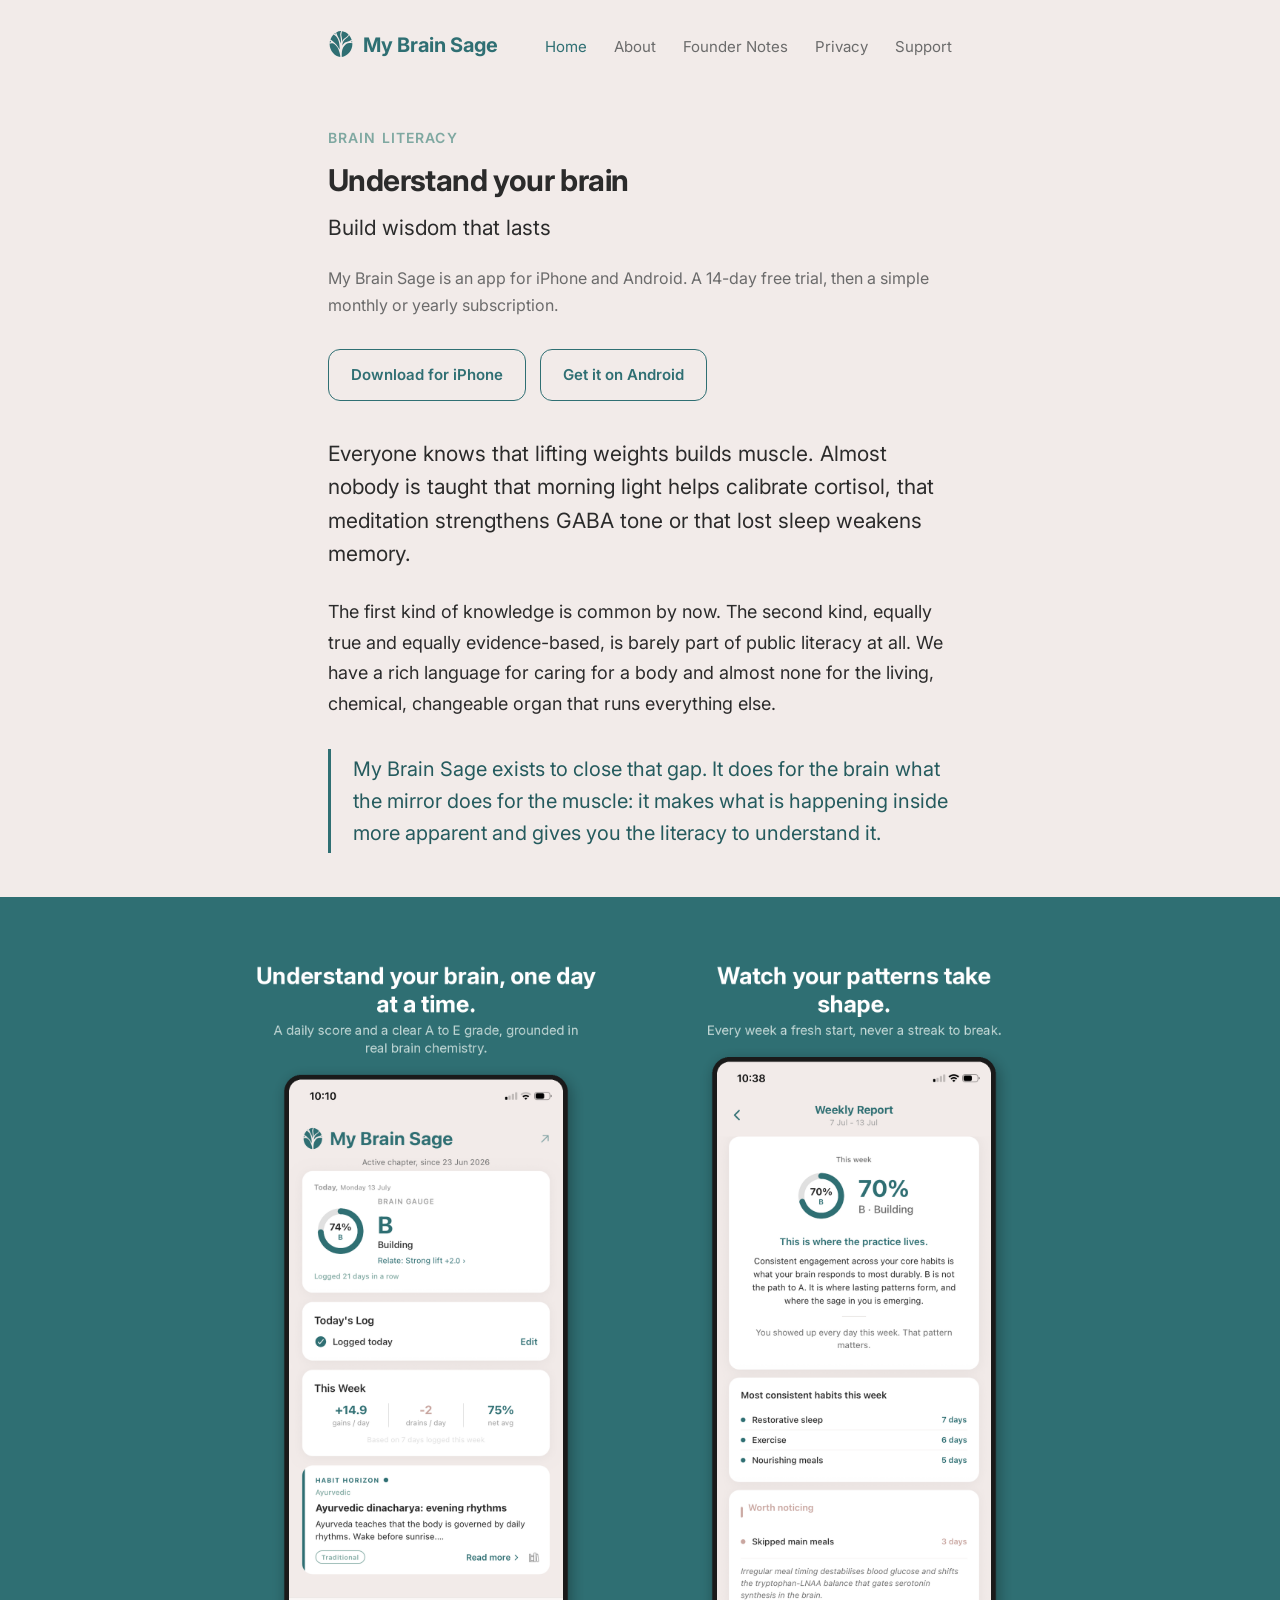
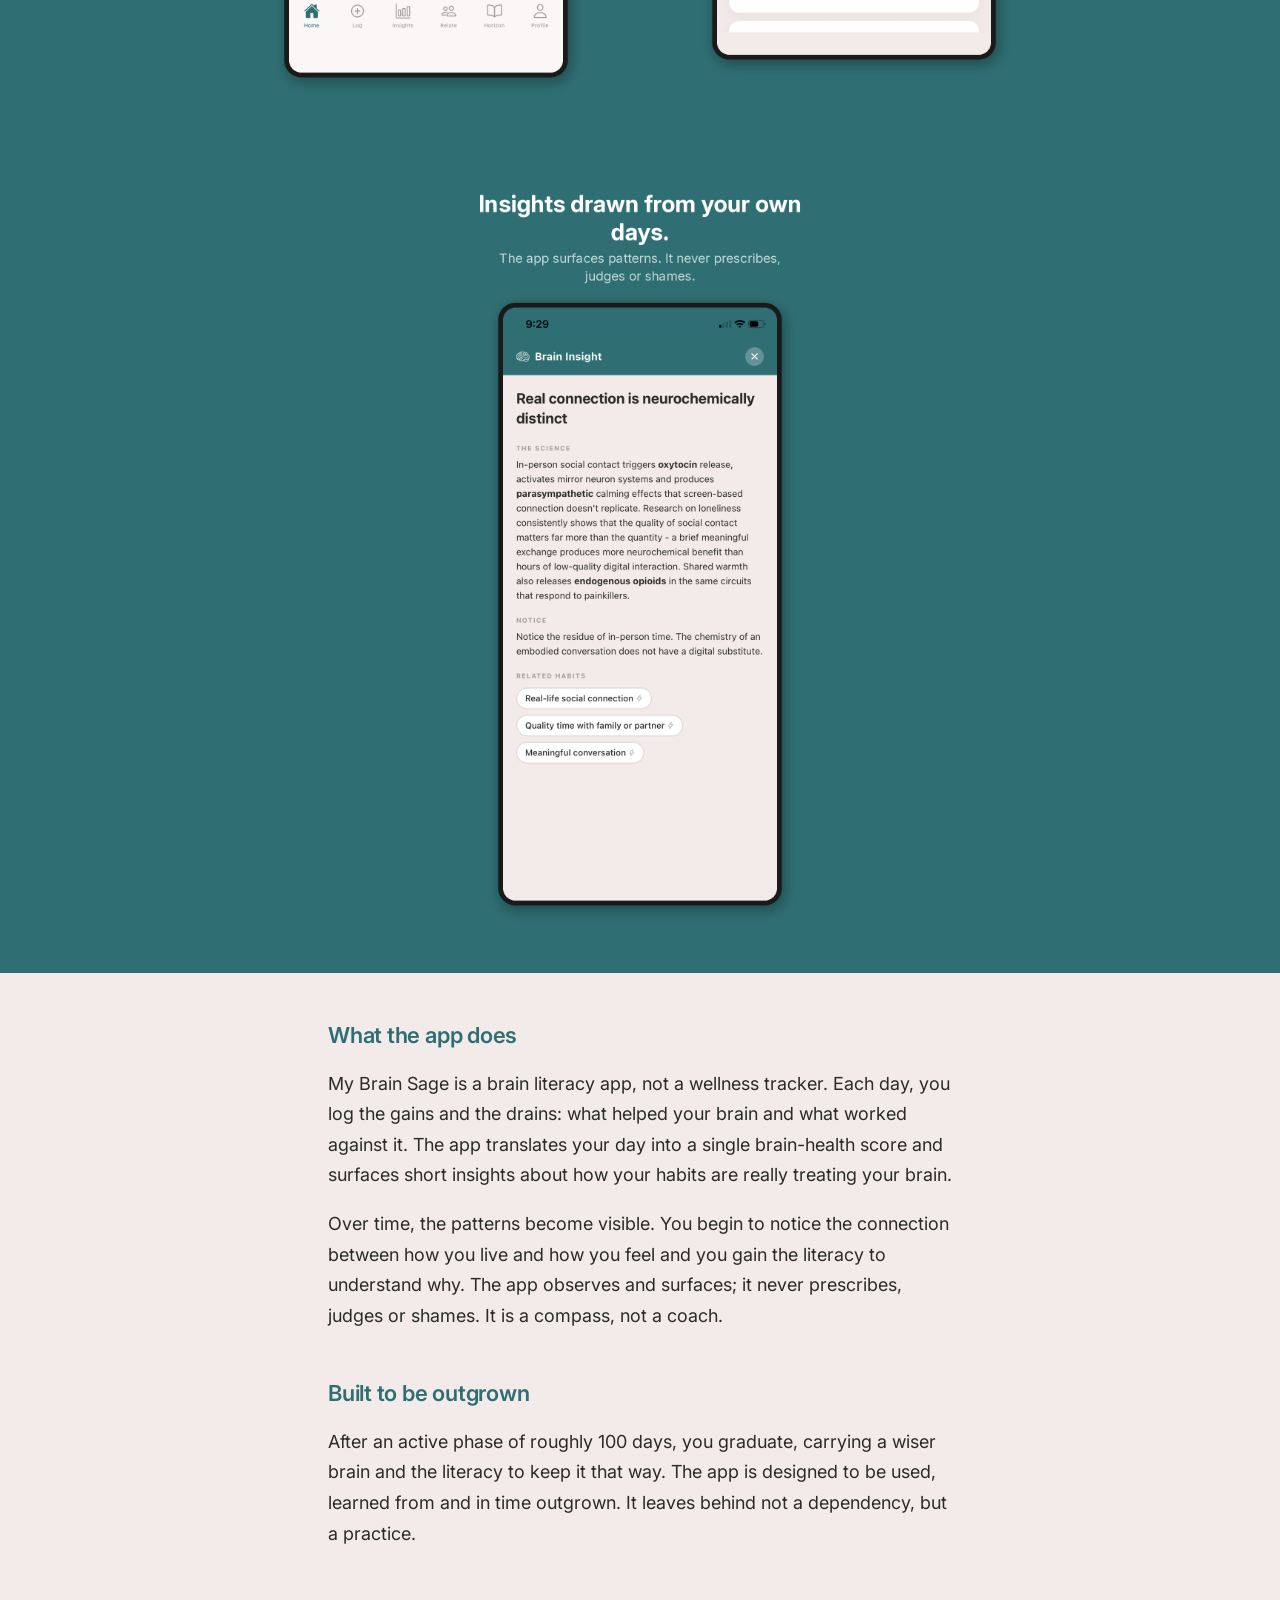
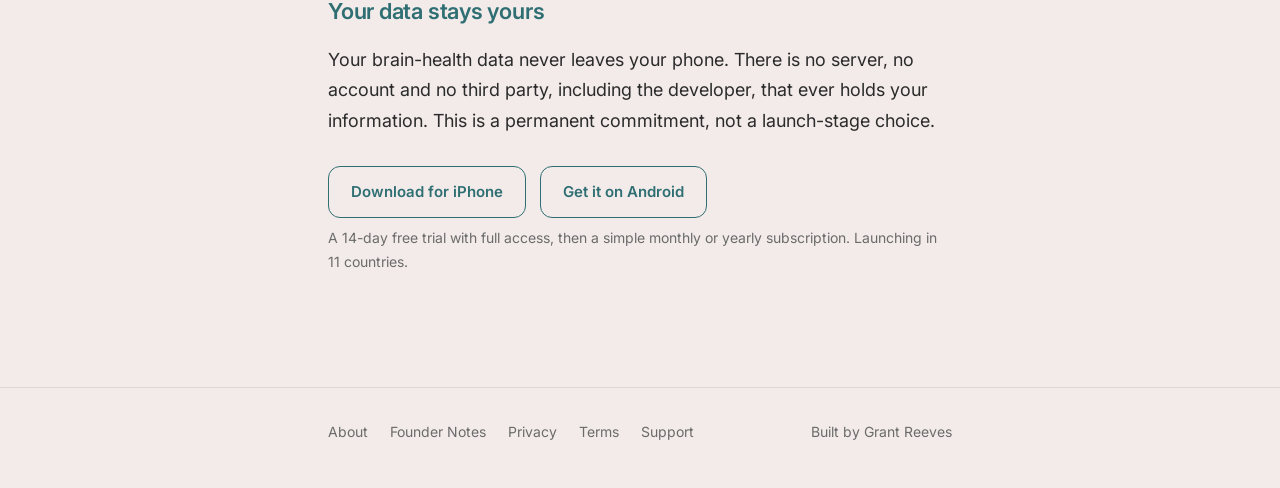
<file: index.html>
<!DOCTYPE html>
<html lang="en">
<head>
  <meta charset="UTF-8">
  <meta name="viewport" content="width=device-width, initial-scale=1">
  <title>My Brain Sage: Understand your brain</title>
  <meta name="description" content="My Brain Sage is a brain literacy app. It helps you understand how your daily choices shape your brain chemistry, and turns that understanding into a practice you carry for life.">
  <link rel="preconnect" href="https://fonts.googleapis.com">
  <link href="https://fonts.googleapis.com/css2?family=Inter:wght@400;500;600;700&display=swap" rel="stylesheet">
  <link rel="icon" type="image/png" href="assets/favicon.png">
  <meta property="og:title" content="My Brain Sage">
  <meta property="og:description" content="Understand your brain. Build wisdom that lasts.">
  <meta property="og:image" content="https://mybrainsage.com/assets/og-image.png">
  <link rel="stylesheet" href="style.css">
</head>
<body>

  <header class="site-header">
    <div class="wrap">
      <a href="index.html" class="site-title"><img src="assets/logo.svg" alt="" height="26" style="vertical-align:-5px; margin-right:9px;">My Brain Sage</a>
      <nav class="site-nav">
        <a href="index.html" class="active">Home</a>
        <a href="about.html">About</a>
        <a href="essays.html">Founder Notes</a>
        <a href="privacy.html">Privacy</a>
        <a href="support.html">Support</a>
      </nav>
    </div>
  </header>

  <main>
    <div class="wrap">

      <p class="kicker">Brain literacy</p>
      <h1>Understand your brain</h1>
      <p class="hero-subtitle">Build wisdom that lasts</p>

      <p class="app-line">My Brain Sage is an app for iPhone and Android. A 14-day free trial, then a simple monthly or yearly subscription.</p>
      <div class="downloads downloads-top">
        <a class="btn" href="#" aria-label="Download on the App Store">Download for iPhone</a>
        <a class="btn" href="#" aria-label="Get it on Google Play">Get it on Android</a>
      </div>

      <p class="lead">Everyone knows that lifting weights builds muscle. Almost nobody is taught that morning light helps calibrate cortisol, that meditation strengthens GABA tone or that lost sleep weakens memory.</p>

      <p>The first kind of knowledge is common by now. The second kind, equally true and equally evidence-based, is barely part of public literacy at all. We have a rich language for caring for a body and almost none for the living, chemical, changeable organ that runs everything else.</p>

      <p class="emphasis">My Brain Sage exists to close that gap. It does for the brain what the mirror does for the muscle: it makes what is happening inside more apparent and gives you the literacy to understand it.</p>

      <section class="shots-band" aria-label="Screens from the app">
        <div class="shots-inner">
          <img src="assets/shot-home.png" alt="The My Brain Sage home screen: a daily brain-health score and an A to E grade">
          <img src="assets/shot-weekly.png" alt="The weekly report screen reflecting the week's patterns">
          <img src="assets/shot-insight.png" alt="A Brain Insight card surfacing something to notice about a habit">
        </div>
      </section>

      <h2>What the app does</h2>

      <p>My Brain Sage is a brain literacy app, not a wellness tracker. Each day, you log the gains and the drains: what helped your brain and what worked against it. The app translates your day into a single brain-health score and surfaces short insights about how your habits are really treating your brain.</p>

      <p>Over time, the patterns become visible. You begin to notice the connection between how you live and how you feel and you gain the literacy to understand why. The app observes and surfaces; it never prescribes, judges or shames. It is a compass, not a coach.</p>

      <h2>Built to be outgrown</h2>

      <p>After an active phase of roughly 100 days, you graduate, carrying a wiser brain and the literacy to keep it that way. The app is designed to be used, learned from and in time outgrown. It leaves behind not a dependency, but a practice.</p>

      <h2>Your data stays yours</h2>

      <p>Your brain-health data never leaves your phone. There is no server, no account and no third party, including the developer, that ever holds your information. This is a permanent commitment, not a launch-stage choice.</p>

      <div class="downloads">
        <a class="btn" href="#" aria-label="Download on the App Store">Download for iPhone</a>
        <a class="btn" href="#" aria-label="Get it on Google Play">Get it on Android</a>
      </div>
      <p class="btn-note">A 14-day free trial with full access, then a simple monthly or yearly subscription. Launching in 11 countries.</p>

    </div>
  </main>

  <footer class="site-footer">
    <div class="wrap">
      <div>
        <a href="about.html">About</a>
        <a href="essays.html">Founder Notes</a>
        <a href="privacy.html">Privacy</a>
        <a href="terms.html">Terms</a>
        <a href="support.html">Support</a>
      </div>
      <div>Built by Grant Reeves</div>
    </div>
  </footer>

</body>
</html>
   
</file>
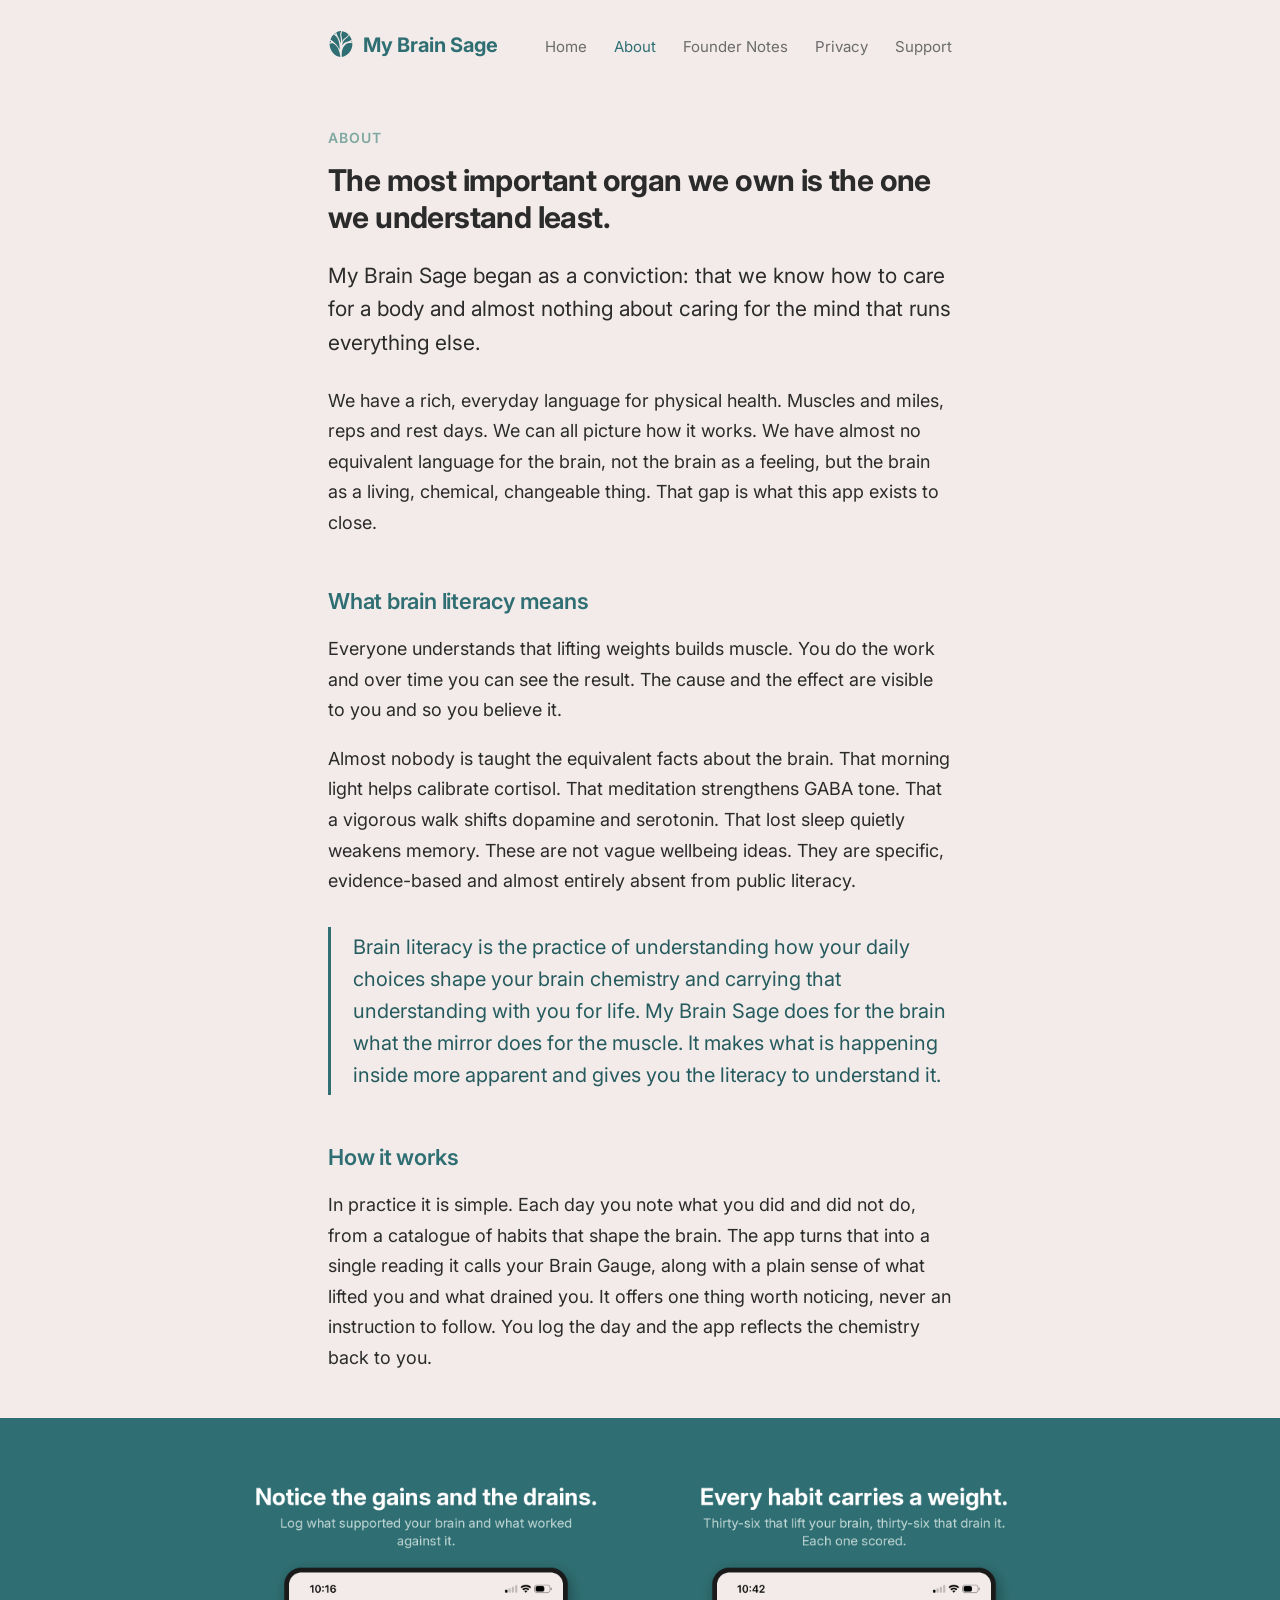
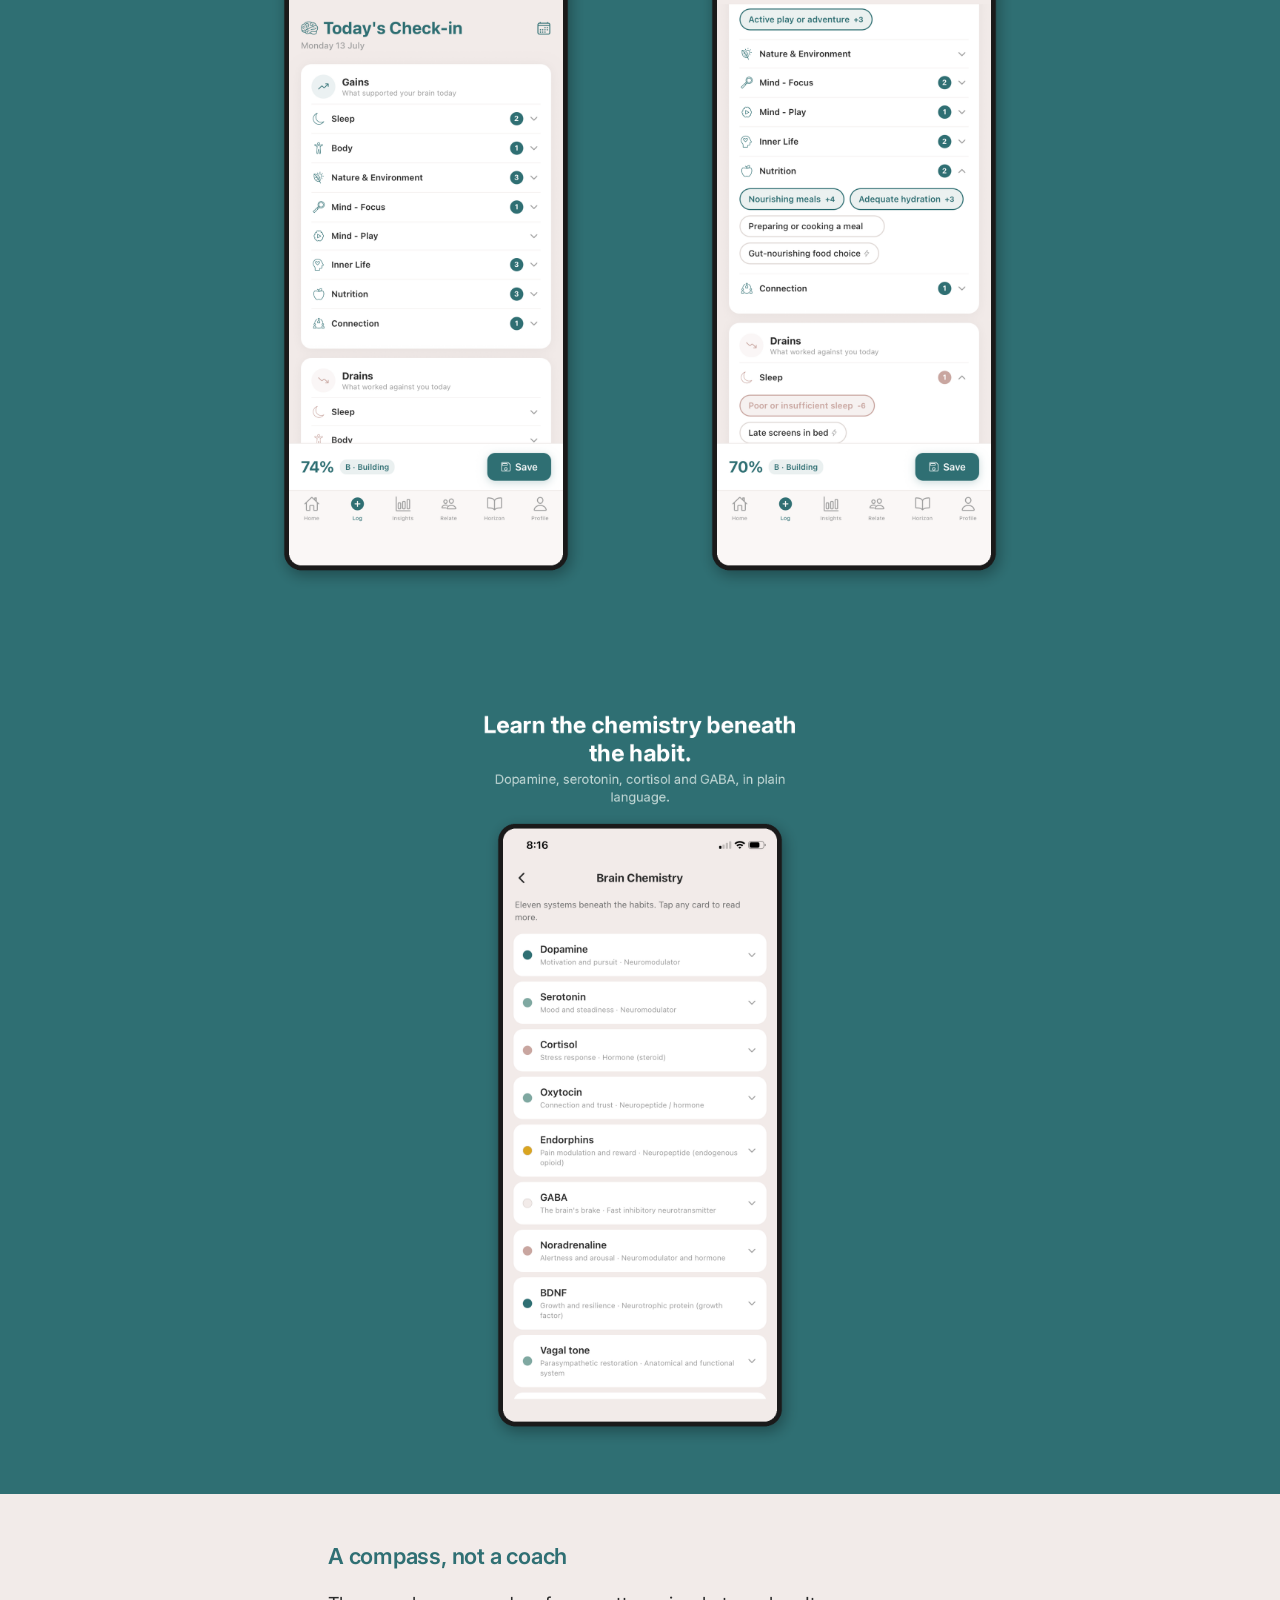
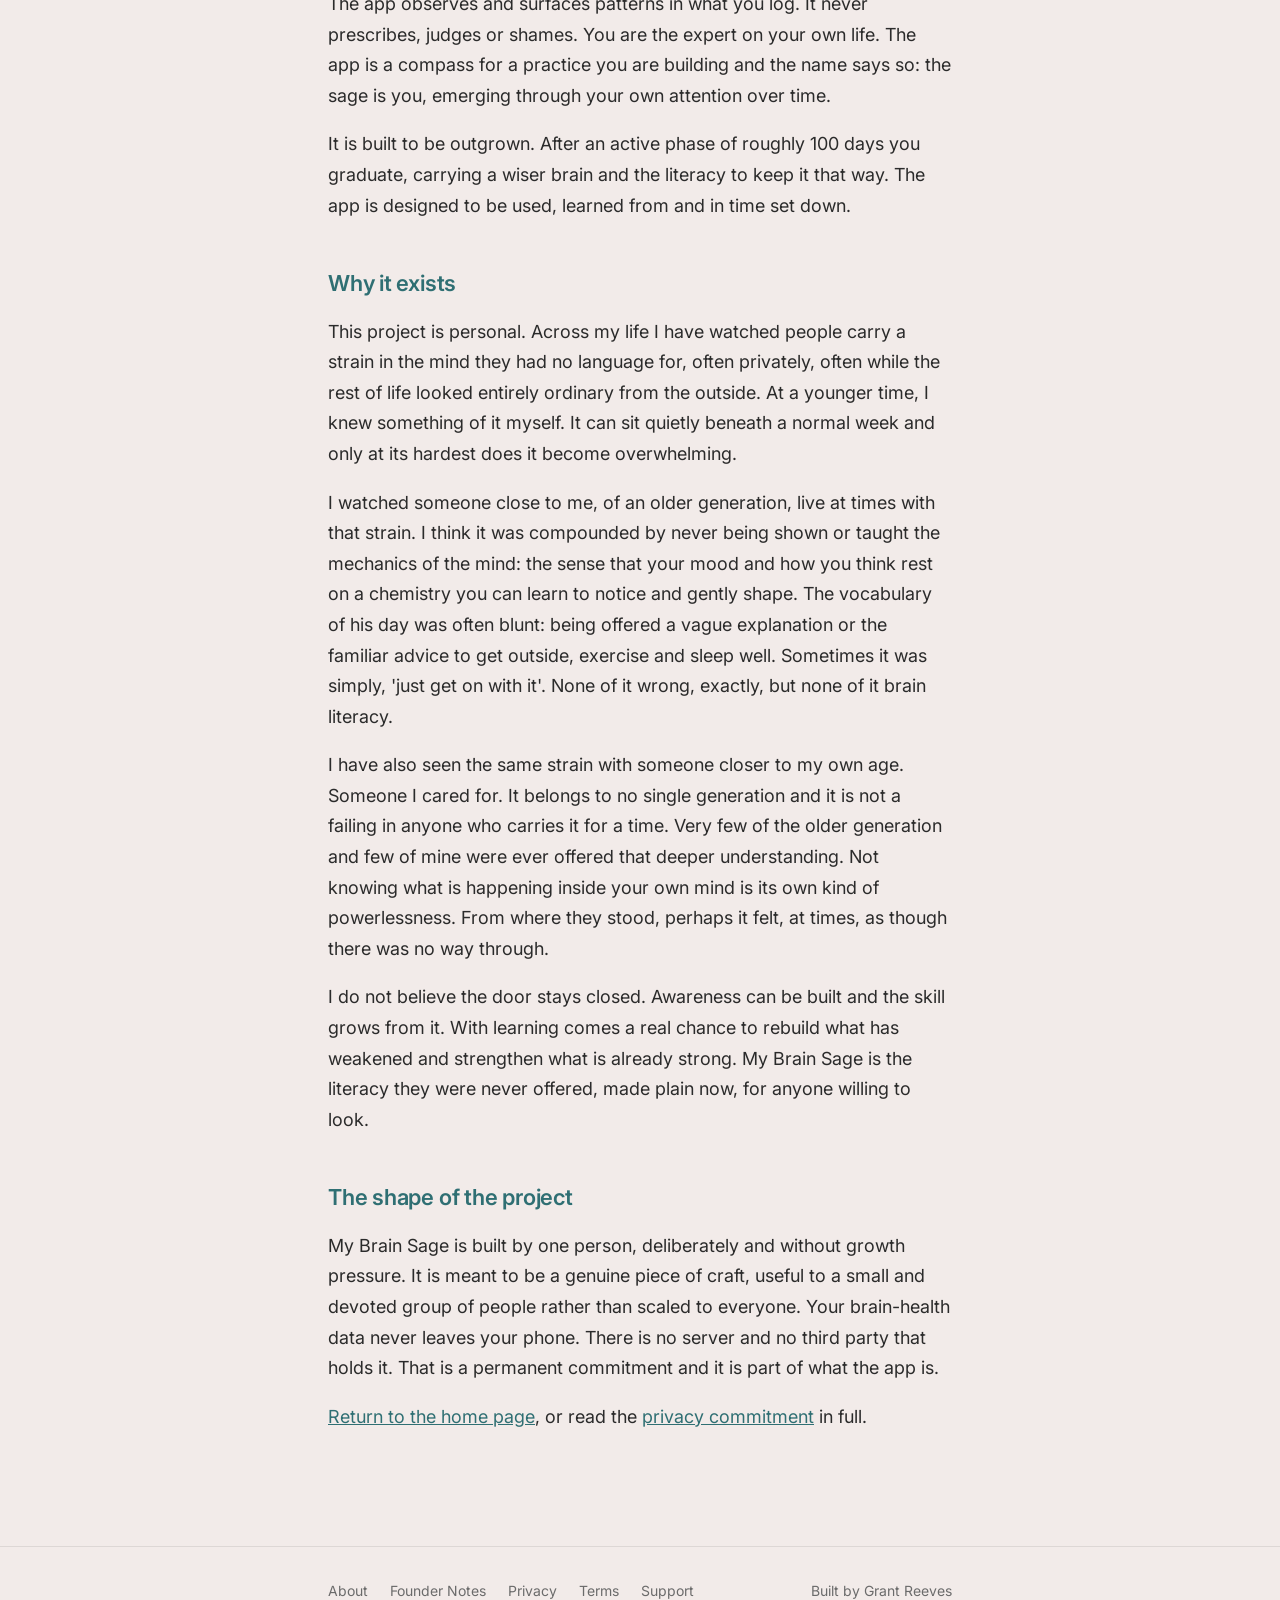
<file: about.html>
<!DOCTYPE html>
<html lang="en">
<head>
  <meta charset="UTF-8">
  <meta name="viewport" content="width=device-width, initial-scale=1">
  <title>About: My Brain Sage</title>
  <meta name="description" content="Why My Brain Sage exists. The case for brain literacy as a category, and the conviction that understanding the mind is a way through.">
  <link rel="preconnect" href="https://fonts.googleapis.com">
  <link href="https://fonts.googleapis.com/css2?family=Inter:wght@400;500;600;700&display=swap" rel="stylesheet">
  <link rel="icon" type="image/png" href="assets/favicon.png">
  <meta property="og:title" content="My Brain Sage">
  <meta property="og:description" content="Understand your brain. Build wisdom that lasts.">
  <meta property="og:image" content="https://mybrainsage.com/assets/og-image.png">
  <link rel="stylesheet" href="style.css">
</head>
<body>

  <header class="site-header">
    <div class="wrap">
      <a href="index.html" class="site-title"><img src="assets/logo.svg" alt="" height="26" style="vertical-align:-5px; margin-right:9px;">My Brain Sage</a>
      <nav class="site-nav">
        <a href="index.html">Home</a>
        <a href="about.html" class="active">About</a>
        <a href="essays.html">Founder Notes</a>
        <a href="privacy.html">Privacy</a>
        <a href="support.html">Support</a>
      </nav>
    </div>
  </header>

  <main>
    <div class="wrap">

      <p class="kicker">About</p>
      <h1>The most important organ we own is the one we understand least.</h1>

      <p class="lead">My Brain Sage began as a conviction: that we know how to care for a body and almost nothing about caring for the mind that runs everything else.</p>

      <p>We have a rich, everyday language for physical health. Muscles and miles, reps and rest days. We can all picture how it works. We have almost no equivalent language for the brain, not the brain as a feeling, but the brain as a living, chemical, changeable thing. That gap is what this app exists to close.</p>

      <h2>What brain literacy means</h2>

      <p>Everyone understands that lifting weights builds muscle. You do the work and over time you can see the result. The cause and the effect are visible to you and so you believe it.</p>

      <p>Almost nobody is taught the equivalent facts about the brain. That morning light helps calibrate cortisol. That meditation strengthens GABA tone. That a vigorous walk shifts dopamine and serotonin. That lost sleep quietly weakens memory. These are not vague wellbeing ideas. They are specific, evidence-based and almost entirely absent from public literacy.</p>

      <p class="emphasis">Brain literacy is the practice of understanding how your daily choices shape your brain chemistry and carrying that understanding with you for life. My Brain Sage does for the brain what the mirror does for the muscle. It makes what is happening inside more apparent and gives you the literacy to understand it.</p>

      <h2>How it works</h2>

      <p>In practice it is simple. Each day you note what you did and did not do, from a catalogue of habits that shape the brain. The app turns that into a single reading it calls your Brain Gauge, along with a plain sense of what lifted you and what drained you. It offers one thing worth noticing, never an instruction to follow. You log the day and the app reflects the chemistry back to you.</p>

      <section class="shots-band" aria-label="Screens from the app">
        <div class="shots-inner">
          <img src="assets/shot-checkin.png" alt="The daily check-in, logging the day's gains and drains">
          <img src="assets/shot-weights.png" alt="How each habit is weighed, shown with its point value">
          <img src="assets/shot-science.png" alt="The Science Compository, the evidence behind a habit">
        </div>
      </section>

      <h2>A compass, not a coach</h2>

      <p>The app observes and surfaces patterns in what you log. It never prescribes, judges or shames. You are the expert on your own life. The app is a compass for a practice you are building and the name says so: the sage is you, emerging through your own attention over time.</p>

      <p>It is built to be outgrown. After an active phase of roughly 100 days you graduate, carrying a wiser brain and the literacy to keep it that way. The app is designed to be used, learned from and in time set down.</p>

      <h2>Why it exists</h2>

      <p>This project is personal. Across my life I have watched people carry a strain in the mind they had no language for, often privately, often while the rest of life looked entirely ordinary from the outside. At a younger time, I knew something of it myself. It can sit quietly beneath a normal week and only at its hardest does it become overwhelming.</p>

      <p>I watched someone close to me, of an older generation, live at times with that strain. I think it was compounded by never being shown or taught the mechanics of the mind: the sense that your mood and how you think rest on a chemistry you can learn to notice and gently shape. The vocabulary of his day was often blunt: being offered a vague explanation or the familiar advice to get outside, exercise and sleep well. Sometimes it was simply, 'just get on with it'. None of it wrong, exactly, but none of it brain literacy.</p>

      <p>I have also seen the same strain with someone closer to my own age. Someone I cared for. It belongs to no single generation and it is not a failing in anyone who carries it for a time. Very few of the older generation and few of mine were ever offered that deeper understanding. Not knowing what is happening inside your own mind is its own kind of powerlessness. From where they stood, perhaps it felt, at times, as though there was no way through.</p>

      <p>I do not believe the door stays closed. Awareness can be built and the skill grows from it. With learning comes a real chance to rebuild what has weakened and strengthen what is already strong. My Brain Sage is the literacy they were never offered, made plain now, for anyone willing to look.</p>

      <h2>The shape of the project</h2>

      <p>My Brain Sage is built by one person, deliberately and without growth pressure. It is meant to be a genuine piece of craft, useful to a small and devoted group of people rather than scaled to everyone. Your brain-health data never leaves your phone. There is no server and no third party that holds it. That is a permanent commitment and it is part of what the app is.</p>

      <p><a href="index.html">Return to the home page</a>, or read the <a href="privacy.html">privacy commitment</a> in full.</p>

    </div>
  </main>

  <footer class="site-footer">
    <div class="wrap">
      <div>
        <a href="about.html">About</a>
        <a href="essays.html">Founder Notes</a>
        <a href="privacy.html">Privacy</a>
        <a href="terms.html">Terms</a>
        <a href="support.html">Support</a>
      </div>
      <div>Built by Grant Reeves</div>
    </div>
  </footer>

</body>
</html>
</file>
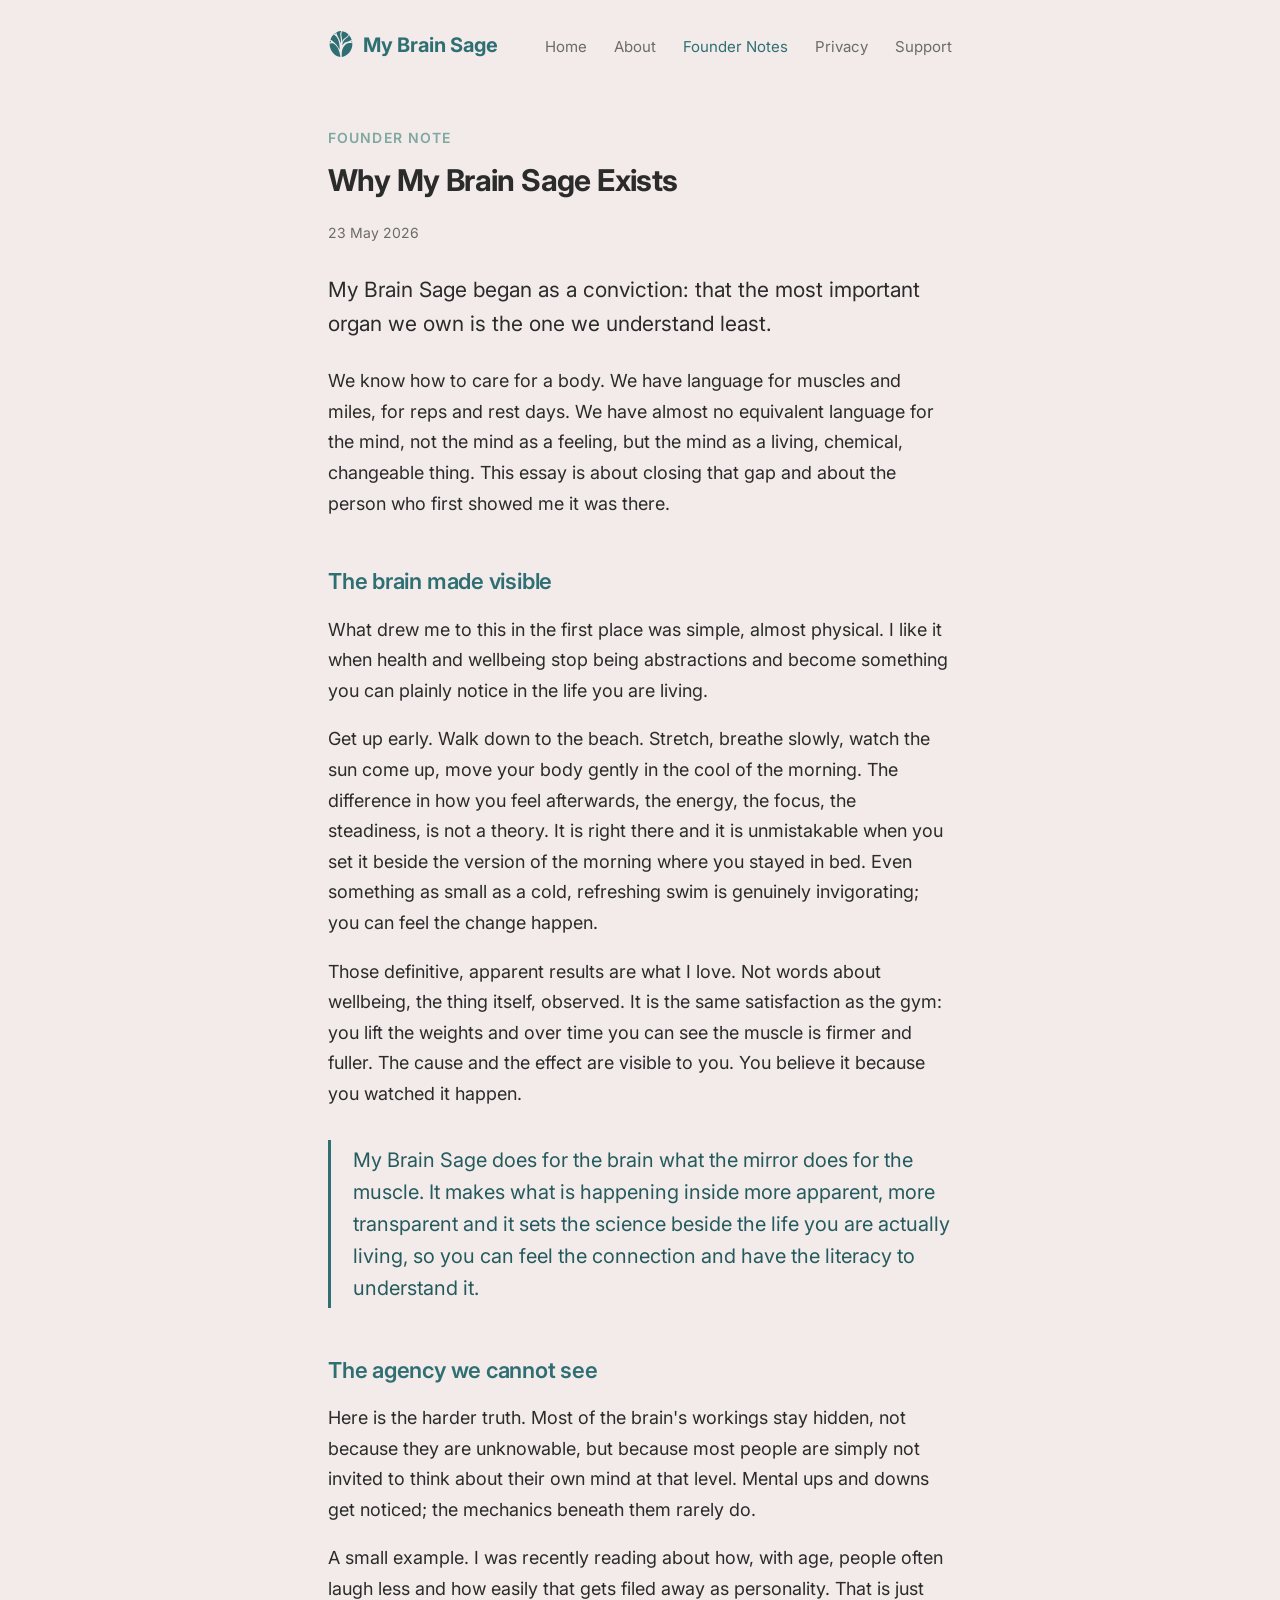
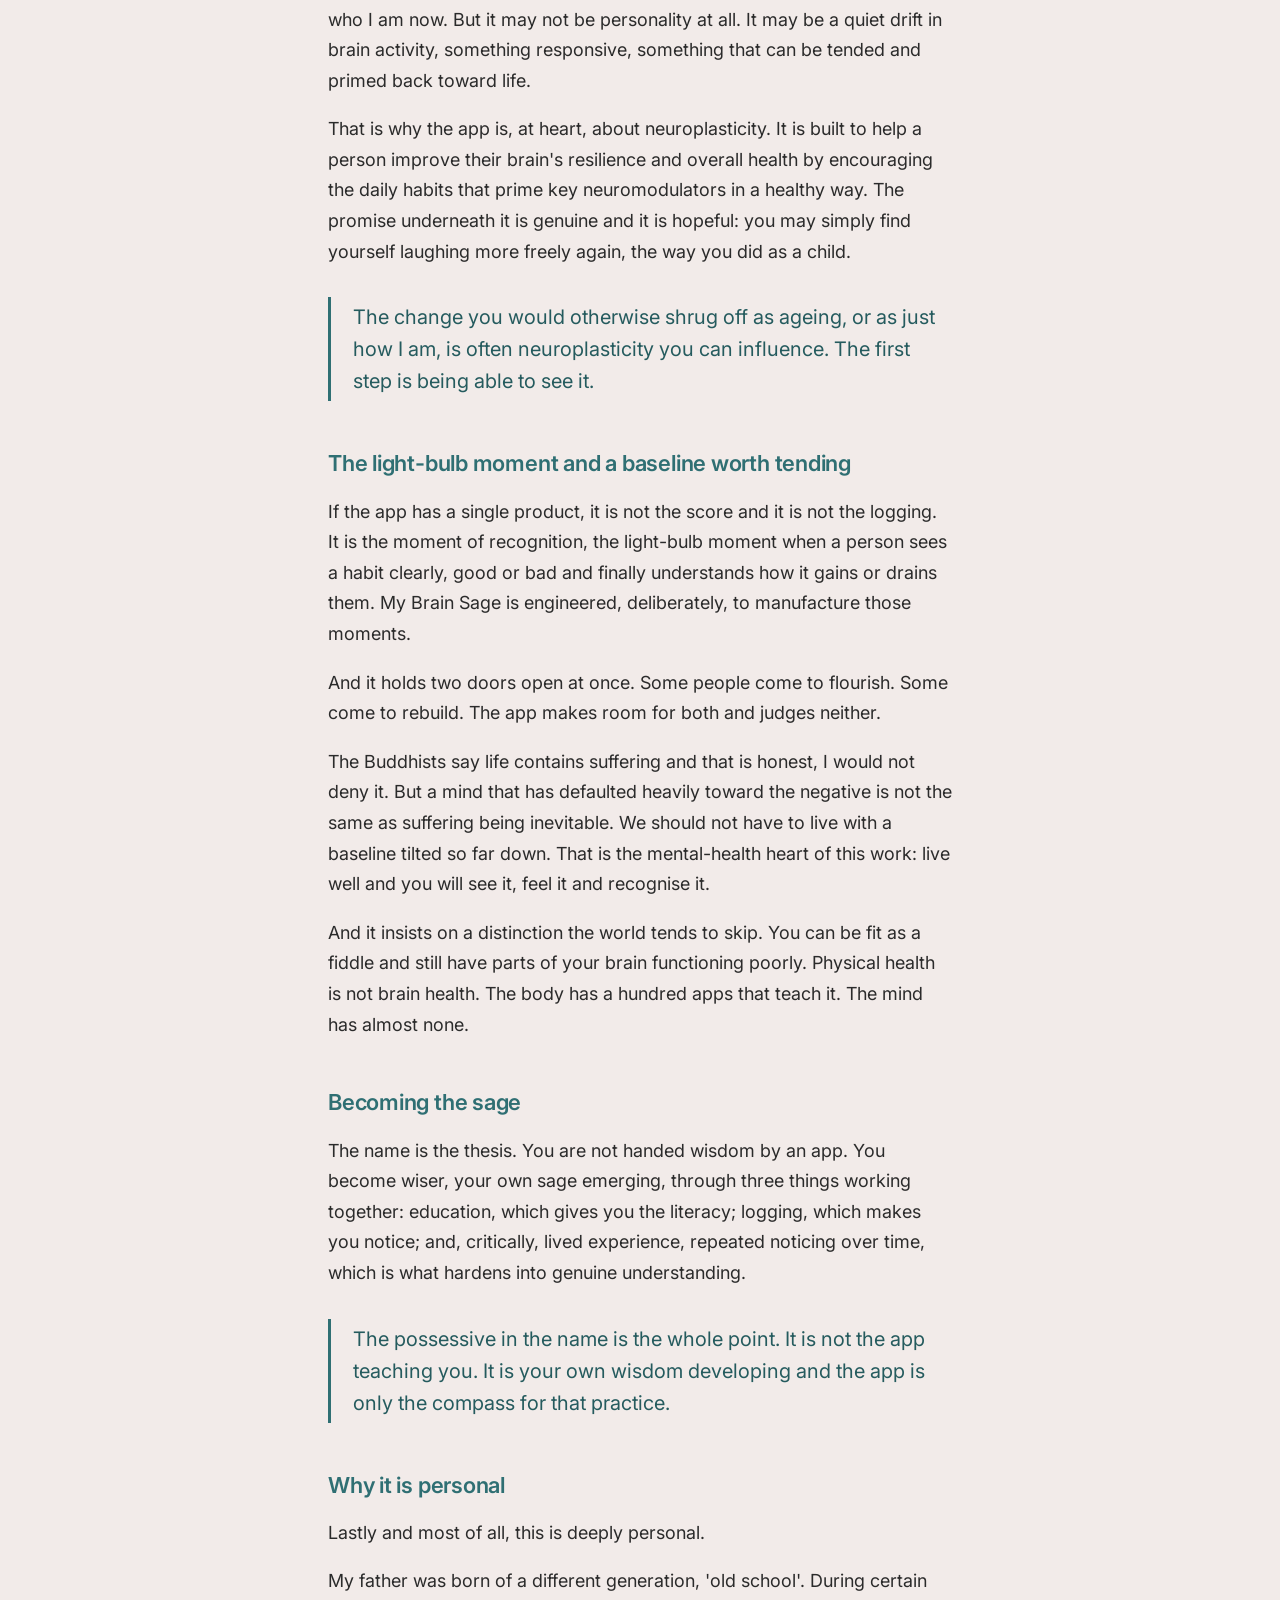
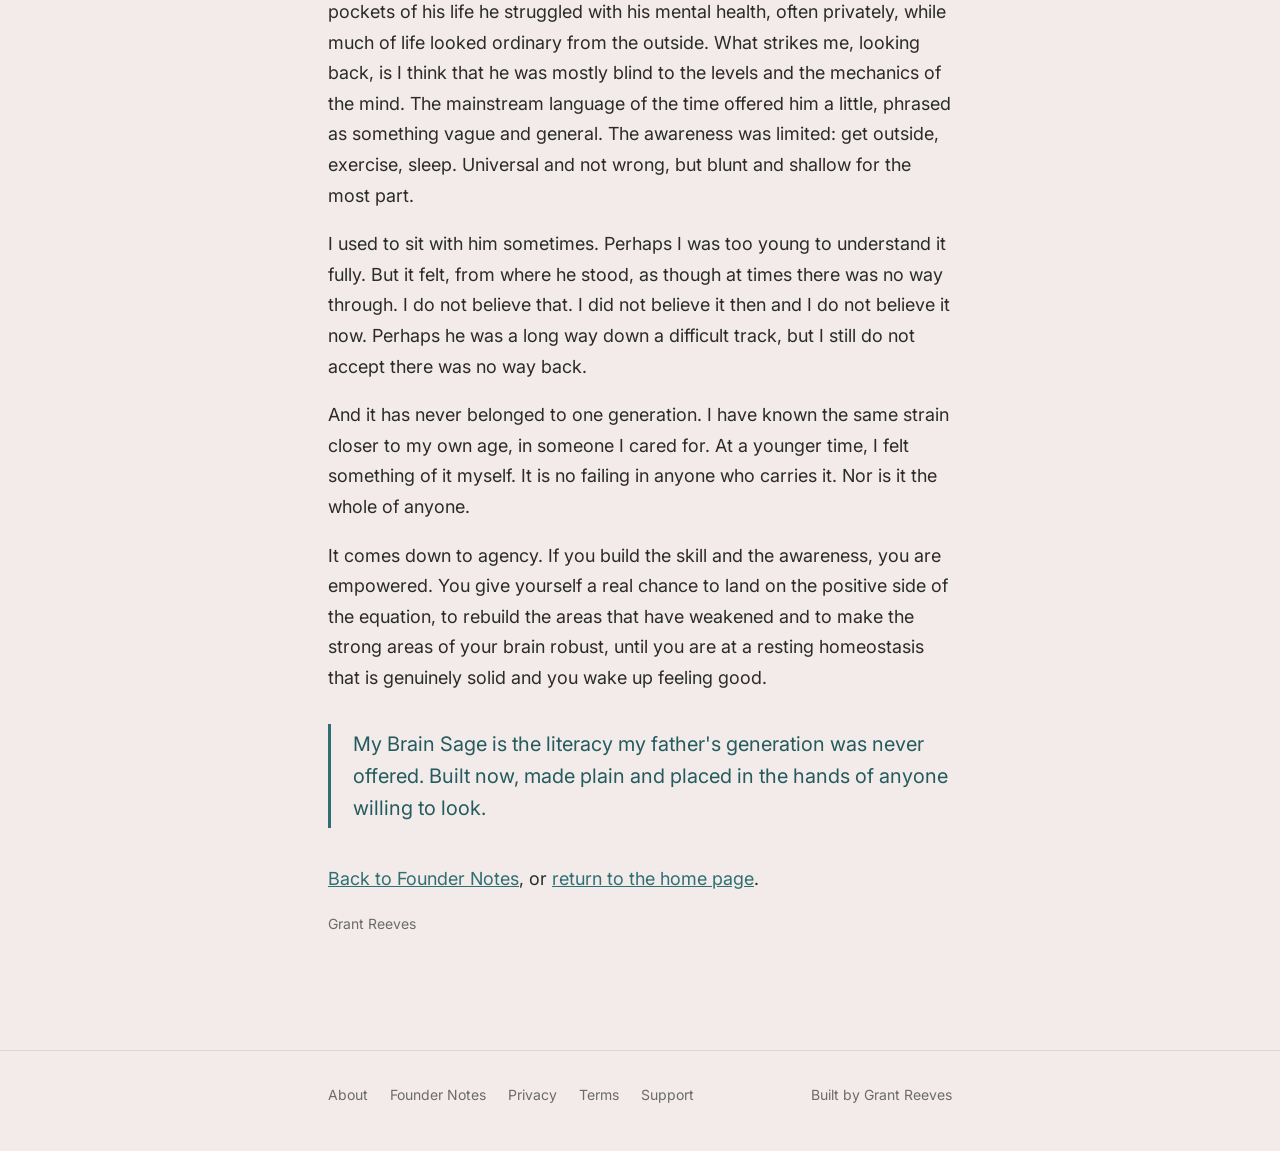
<file: essay-founder.html>
<!DOCTYPE html>
<html lang="en">
<head>
  <meta charset="UTF-8">
  <meta name="viewport" content="width=device-width, initial-scale=1">
  <title>Why My Brain Sage Exists: My Brain Sage</title>
  <meta name="description" content="Why My Brain Sage exists. The case for brain literacy, and the conviction that understanding the mind is a way through.">
  <link rel="preconnect" href="https://fonts.googleapis.com">
  <link href="https://fonts.googleapis.com/css2?family=Inter:wght@400;500;600;700&display=swap" rel="stylesheet">
  <link rel="icon" type="image/png" href="assets/favicon.png">
  <meta property="og:title" content="My Brain Sage">
  <meta property="og:description" content="Understand your brain. Build wisdom that lasts.">
  <meta property="og:image" content="https://mybrainsage.com/assets/og-image.png">
  <link rel="stylesheet" href="style.css">
</head>
<body>

  <header class="site-header">
    <div class="wrap">
      <a href="index.html" class="site-title"><img src="assets/logo.svg" alt="" height="26" style="vertical-align:-5px; margin-right:9px;">My Brain Sage</a>
      <nav class="site-nav">
        <a href="index.html">Home</a>
        <a href="about.html">About</a>
        <a href="essays.html" class="active">Founder Notes</a>
        <a href="privacy.html">Privacy</a>
        <a href="support.html">Support</a>
      </nav>
    </div>
  </header>

  <main>
    <div class="wrap">

      <p class="kicker">Founder Note</p>
      <h1>Why My Brain Sage Exists</h1>
      <p style="font-size:14px; color:#6B6B6B; margin-bottom:28px;">23 May 2026</p>

      <p class="lead">My Brain Sage began as a conviction: that the most important organ we own is the one we understand least.</p>

      <p>We know how to care for a body. We have language for muscles and miles, for reps and rest days. We have almost no equivalent language for the mind, not the mind as a feeling, but the mind as a living, chemical, changeable thing. This essay is about closing that gap and about the person who first showed me it was there.</p>

      <h2>The brain made visible</h2>

      <p>What drew me to this in the first place was simple, almost physical. I like it when health and wellbeing stop being abstractions and become something you can plainly notice in the life you are living.</p>

      <p>Get up early. Walk down to the beach. Stretch, breathe slowly, watch the sun come up, move your body gently in the cool of the morning. The difference in how you feel afterwards, the energy, the focus, the steadiness, is not a theory. It is right there and it is unmistakable when you set it beside the version of the morning where you stayed in bed. Even something as small as a cold, refreshing swim is genuinely invigorating; you can feel the change happen.</p>

      <p>Those definitive, apparent results are what I love. Not words about wellbeing, the thing itself, observed. It is the same satisfaction as the gym: you lift the weights and over time you can see the muscle is firmer and fuller. The cause and the effect are visible to you. You believe it because you watched it happen.</p>

      <p class="emphasis">My Brain Sage does for the brain what the mirror does for the muscle. It makes what is happening inside more apparent, more transparent and it sets the science beside the life you are actually living, so you can feel the connection and have the literacy to understand it.</p>

      <h2>The agency we cannot see</h2>

      <p>Here is the harder truth. Most of the brain's workings stay hidden, not because they are unknowable, but because most people are simply not invited to think about their own mind at that level. Mental ups and downs get noticed; the mechanics beneath them rarely do.</p>

      <p>A small example. I was recently reading about how, with age, people often laugh less and how easily that gets filed away as personality. That is just who I am now. But it may not be personality at all. It may be a quiet drift in brain activity, something responsive, something that can be tended and primed back toward life.</p>

      <p>That is why the app is, at heart, about neuroplasticity. It is built to help a person improve their brain's resilience and overall health by encouraging the daily habits that prime key neuromodulators in a healthy way. The promise underneath it is genuine and it is hopeful: you may simply find yourself laughing more freely again, the way you did as a child.</p>

      <p class="emphasis">The change you would otherwise shrug off as ageing, or as just how I am, is often neuroplasticity you can influence. The first step is being able to see it.</p>

      <h2>The light-bulb moment and a baseline worth tending</h2>

      <p>If the app has a single product, it is not the score and it is not the logging. It is the moment of recognition, the light-bulb moment when a person sees a habit clearly, good or bad and finally understands how it gains or drains them. My Brain Sage is engineered, deliberately, to manufacture those moments.</p>

      <p>And it holds two doors open at once. Some people come to flourish. Some come to rebuild. The app makes room for both and judges neither.</p>

      <p>The Buddhists say life contains suffering and that is honest, I would not deny it. But a mind that has defaulted heavily toward the negative is not the same as suffering being inevitable. We should not have to live with a baseline tilted so far down. That is the mental-health heart of this work: live well and you will see it, feel it and recognise it.</p>

      <p>And it insists on a distinction the world tends to skip. You can be fit as a fiddle and still have parts of your brain functioning poorly. Physical health is not brain health. The body has a hundred apps that teach it. The mind has almost none.</p>

      <h2>Becoming the sage</h2>

      <p>The name is the thesis. You are not handed wisdom by an app. You become wiser, your own sage emerging, through three things working together: education, which gives you the literacy; logging, which makes you notice; and, critically, lived experience, repeated noticing over time, which is what hardens into genuine understanding.</p>

      <p class="emphasis">The possessive in the name is the whole point. It is not the app teaching you. It is your own wisdom developing and the app is only the compass for that practice.</p>

      <h2>Why it is personal</h2>

      <p>Lastly and most of all, this is deeply personal.</p>

      <p>My father was born of a different generation, 'old school'. During certain pockets of his life he struggled with his mental health, often privately, while much of life looked ordinary from the outside. What strikes me, looking back, is I think that he was mostly blind to the levels and the mechanics of the mind. The mainstream language of the time offered him a little, phrased as something vague and general. The awareness was limited: get outside, exercise, sleep. Universal and not wrong, but blunt and shallow for the most part.</p>

      <p>I used to sit with him sometimes. Perhaps I was too young to understand it fully. But it felt, from where he stood, as though at times there was no way through. I do not believe that. I did not believe it then and I do not believe it now. Perhaps he was a long way down a difficult track, but I still do not accept there was no way back.</p>

      <p>And it has never belonged to one generation. I have known the same strain closer to my own age, in someone I cared for. At a younger time, I felt something of it myself. It is no failing in anyone who carries it. Nor is it the whole of anyone.</p>

      <p>It comes down to agency. If you build the skill and the awareness, you are empowered. You give yourself a real chance to land on the positive side of the equation, to rebuild the areas that have weakened and to make the strong areas of your brain robust, until you are at a resting homeostasis that is genuinely solid and you wake up feeling good.</p>

      <p class="emphasis">My Brain Sage is the literacy my father's generation was never offered. Built now, made plain and placed in the hands of anyone willing to look.</p>

      <p style="margin-top:36px;"><a href="essays.html">Back to Founder Notes</a>, or <a href="index.html">return to the home page</a>.</p>

      <p style="font-size:14px; color:#6B6B6B;">Grant Reeves</p>

    </div>
  </main>

  <footer class="site-footer">
    <div class="wrap">
      <div>
        <a href="about.html">About</a>
        <a href="essays.html">Founder Notes</a>
        <a href="privacy.html">Privacy</a>
        <a href="terms.html">Terms</a>
        <a href="support.html">Support</a>
      </div>
      <div>Built by Grant Reeves</div>
    </div>
  </footer>

</body>
</html>
</file>
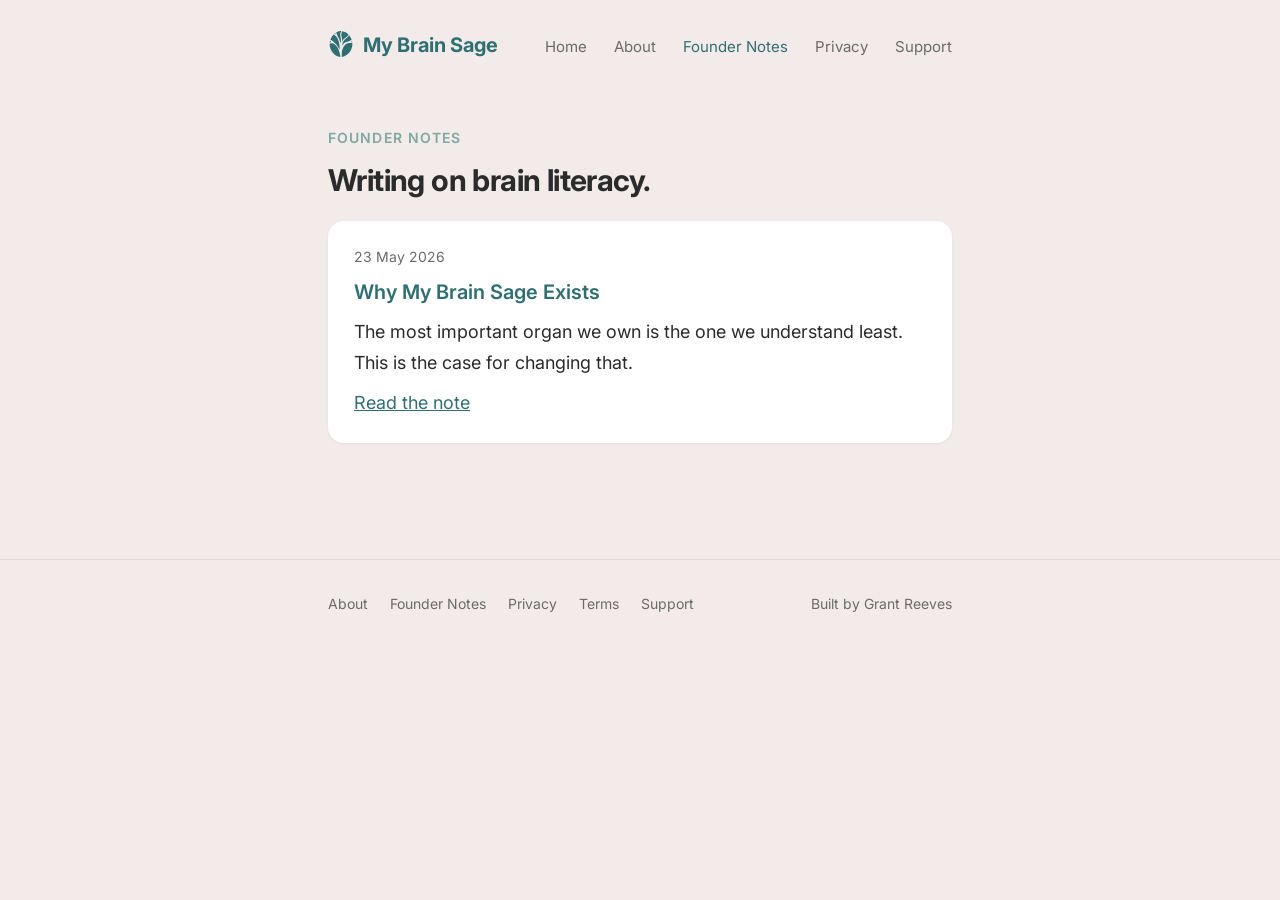
<file: essays.html>
<!DOCTYPE html>
<html lang="en">
<head>
  <meta charset="UTF-8">
  <meta name="viewport" content="width=device-width, initial-scale=1">
  <title>Founder Notes: My Brain Sage</title>
  <meta name="description" content="Notes from the founder of My Brain Sage. Occasional writing on brain literacy, habits and the mind.">
  <link rel="preconnect" href="https://fonts.googleapis.com">
  <link href="https://fonts.googleapis.com/css2?family=Inter:wght@400;500;600;700&display=swap" rel="stylesheet">
  <link rel="icon" type="image/png" href="assets/favicon.png">
  <meta property="og:title" content="My Brain Sage">
  <meta property="og:description" content="Understand your brain. Build wisdom that lasts.">
  <meta property="og:image" content="https://mybrainsage.com/assets/og-image.png">
  <link rel="stylesheet" href="style.css">
</head>
<body>

  <header class="site-header">
    <div class="wrap">
      <a href="index.html" class="site-title"><img src="assets/logo.svg" alt="" height="26" style="vertical-align:-5px; margin-right:9px;">My Brain Sage</a>
      <nav class="site-nav">
        <a href="index.html">Home</a>
        <a href="about.html">About</a>
        <a href="essays.html" class="active">Founder Notes</a>
        <a href="privacy.html">Privacy</a>
        <a href="support.html">Support</a>
      </nav>
    </div>
  </header>

  <main>
    <div class="wrap">

      <p class="kicker">Founder Notes</p>
      <h1>Writing on brain literacy.</h1>

      <div class="card">
        <p style="font-size:14px; color:#6B6B6B; margin-bottom:6px;">23 May 2026</p>
        <p style="font-size:20px; font-weight:600; margin-bottom:8px;"><a href="essay-founder.html" style="text-decoration:none;">Why My Brain Sage Exists</a></p>
        <p style="margin-bottom:10px;">The most important organ we own is the one we understand least. This is the case for changing that.</p>
        <p style="margin-bottom:0;"><a href="essay-founder.html">Read the note</a></p>
      </div>

    </div>
  </main>

  <footer class="site-footer">
    <div class="wrap">
      <div>
        <a href="about.html">About</a>
        <a href="essays.html">Founder Notes</a>
        <a href="privacy.html">Privacy</a>
        <a href="terms.html">Terms</a>
        <a href="support.html">Support</a>
      </div>
      <div>Built by Grant Reeves</div>
    </div>
  </footer>

</body>
</html>
</file>
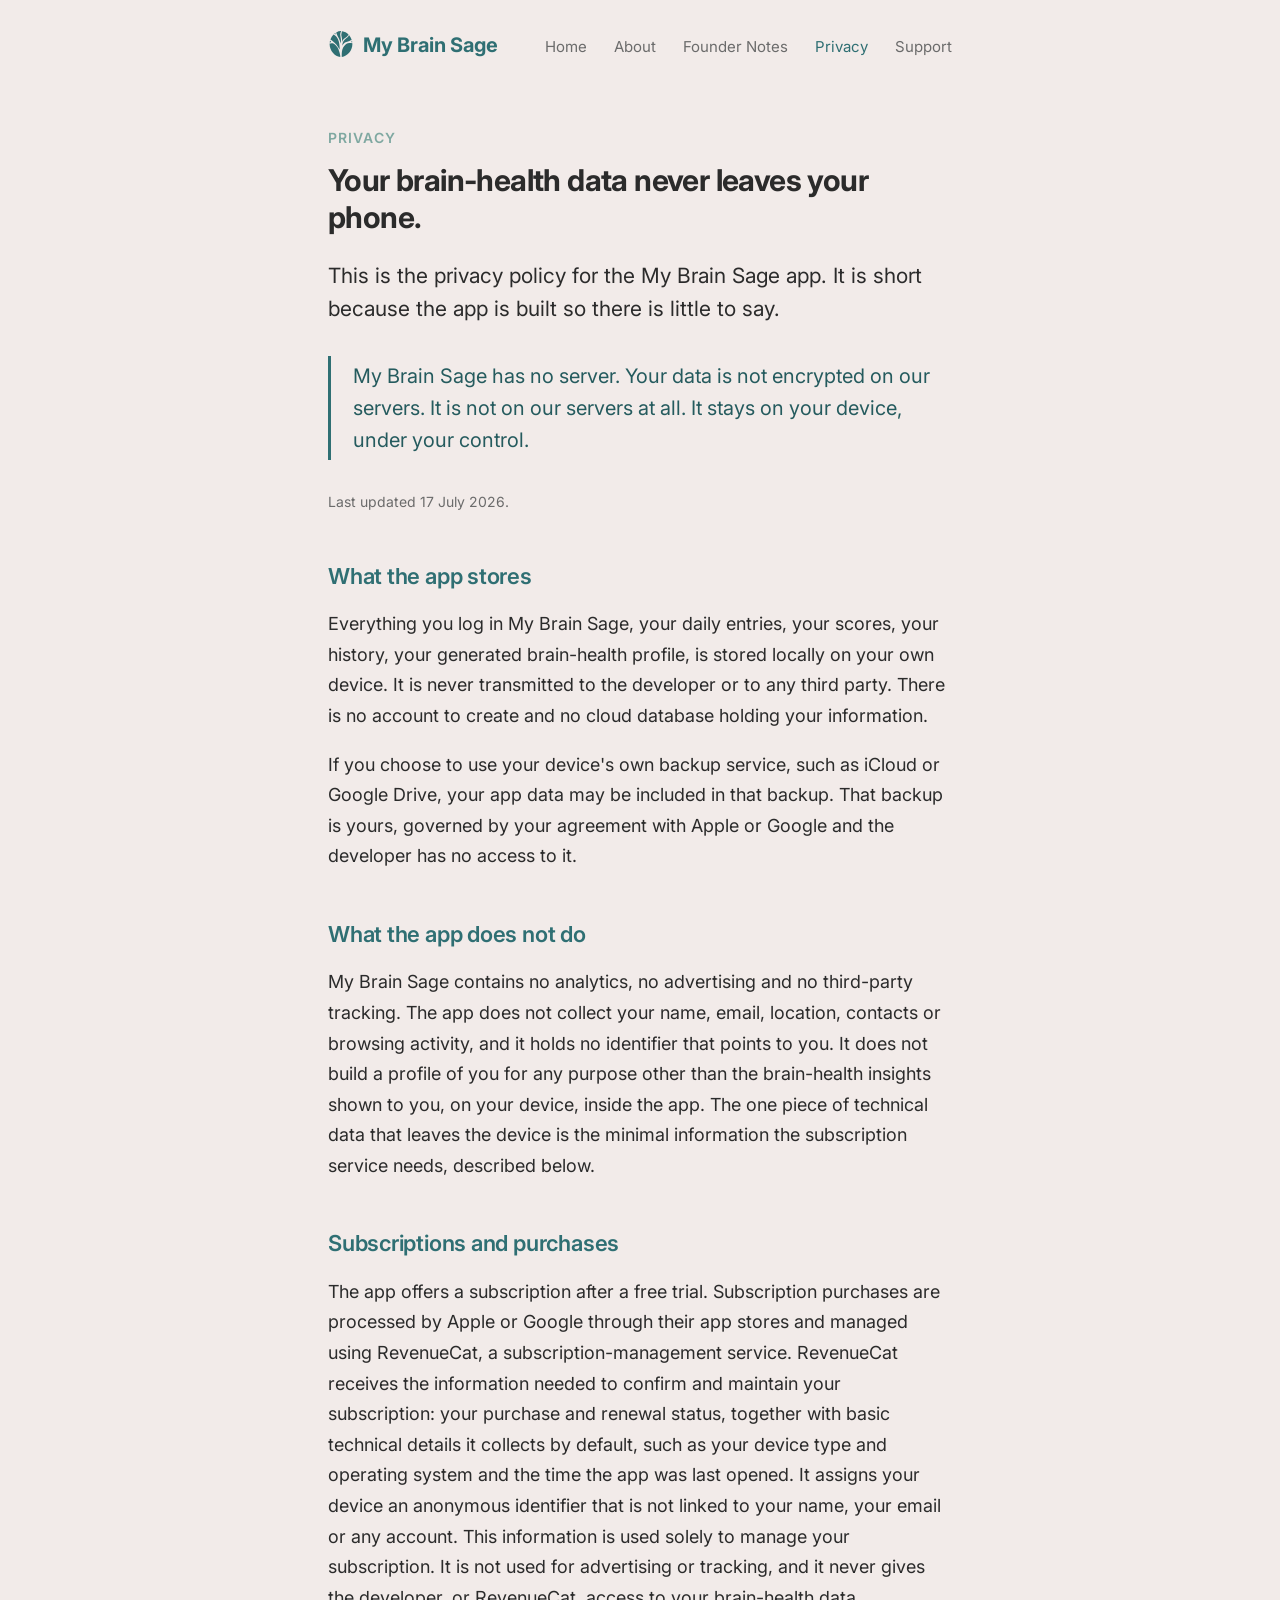
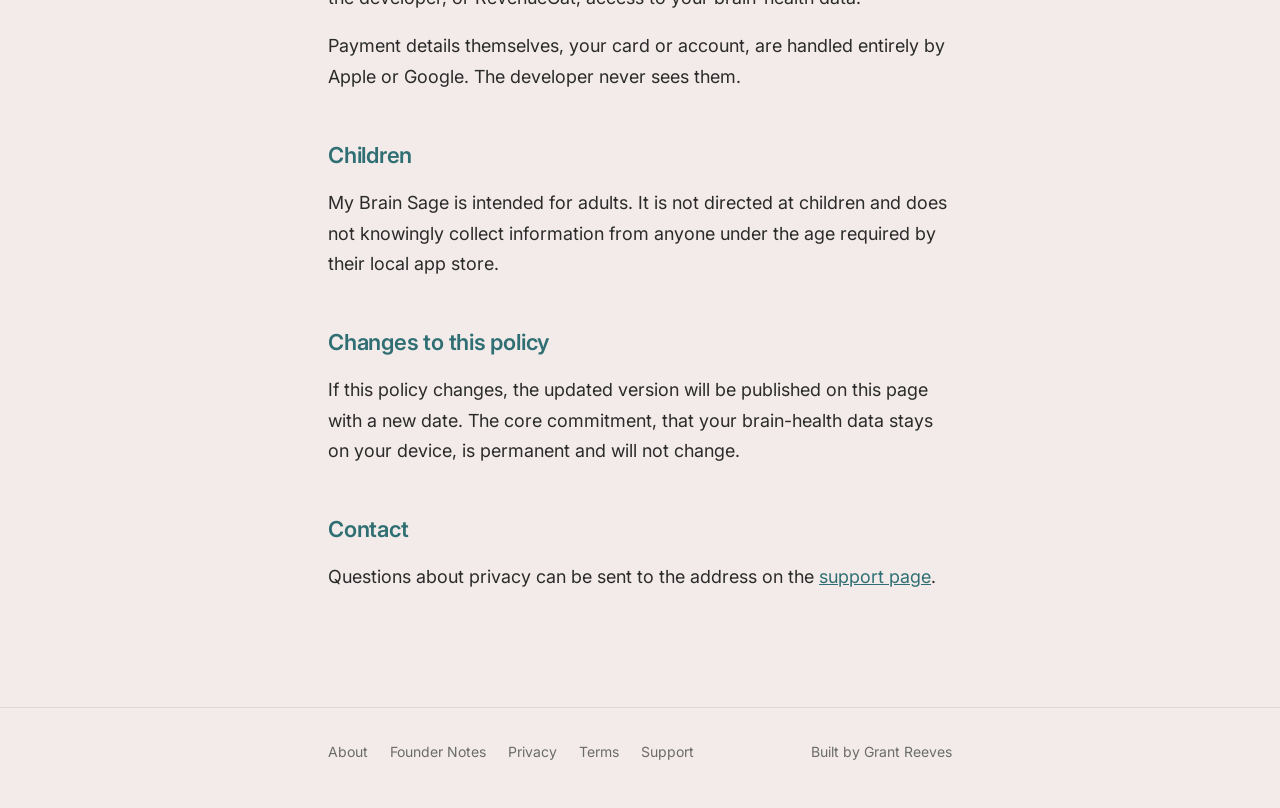
<file: privacy.html>
<!DOCTYPE html>
<html lang="en">
<head>
  <meta charset="UTF-8">
  <meta name="viewport" content="width=device-width, initial-scale=1">
  <title>Privacy: My Brain Sage</title>
  <meta name="description" content="The My Brain Sage privacy commitment. Your brain-health data never leaves your phone.">
  <link rel="preconnect" href="https://fonts.googleapis.com">
  <link href="https://fonts.googleapis.com/css2?family=Inter:wght@400;500;600;700&display=swap" rel="stylesheet">
  <link rel="icon" type="image/png" href="assets/favicon.png">
  <meta property="og:title" content="My Brain Sage">
  <meta property="og:description" content="Understand your brain. Build wisdom that lasts.">
  <meta property="og:image" content="https://mybrainsage.com/assets/og-image.png">
  <link rel="stylesheet" href="style.css">
</head>
<body>

  <header class="site-header">
    <div class="wrap">
      <a href="index.html" class="site-title"><img src="assets/logo.svg" alt="" height="26" style="vertical-align:-5px; margin-right:9px;">My Brain Sage</a>
      <nav class="site-nav">
        <a href="index.html">Home</a>
        <a href="about.html">About</a>
        <a href="essays.html">Founder Notes</a>
        <a href="privacy.html" class="active">Privacy</a>
        <a href="support.html">Support</a>
      </nav>
    </div>
  </header>

  <main>
    <div class="wrap">

      <p class="kicker">Privacy</p>
      <h1>Your brain-health data never leaves your phone.</h1>

      <p class="lead">This is the privacy policy for the My Brain Sage app. It is short because the app is built so there is little to say.</p>

      <p class="emphasis">My Brain Sage has no server. Your data is not encrypted on our servers. It is not on our servers at all. It stays on your device, under your control.</p>

      <p style="font-size:14px; color:#6B6B6B;">Last updated 17 July 2026.</p>

      <h2>What the app stores</h2>

      <p>Everything you log in My Brain Sage, your daily entries, your scores, your history, your generated brain-health profile, is stored locally on your own device. It is never transmitted to the developer or to any third party. There is no account to create and no cloud database holding your information.</p>

      <p>If you choose to use your device's own backup service, such as iCloud or Google Drive, your app data may be included in that backup. That backup is yours, governed by your agreement with Apple or Google and the developer has no access to it.</p>

      <h2>What the app does not do</h2>

      <p>My Brain Sage contains no analytics, no advertising and no third-party tracking. The app does not collect your name, email, location, contacts or browsing activity, and it holds no identifier that points to you. It does not build a profile of you for any purpose other than the brain-health insights shown to you, on your device, inside the app. The one piece of technical data that leaves the device is the minimal information the subscription service needs, described below.</p>

      <h2>Subscriptions and purchases</h2>

      <p>The app offers a subscription after a free trial. Subscription purchases are processed by Apple or Google through their app stores and managed using RevenueCat, a subscription-management service. RevenueCat receives the information needed to confirm and maintain your subscription: your purchase and renewal status, together with basic technical details it collects by default, such as your device type and operating system and the time the app was last opened. It assigns your device an anonymous identifier that is not linked to your name, your email or any account. This information is used solely to manage your subscription. It is not used for advertising or tracking, and it never gives the developer, or RevenueCat, access to your brain-health data.</p>

      <p>Payment details themselves, your card or account, are handled entirely by Apple or Google. The developer never sees them.</p>

      <h2>Children</h2>

      <p>My Brain Sage is intended for adults. It is not directed at children and does not knowingly collect information from anyone under the age required by their local app store.</p>

      <h2>Changes to this policy</h2>

      <p>If this policy changes, the updated version will be published on this page with a new date. The core commitment, that your brain-health data stays on your device, is permanent and will not change.</p>

      <h2>Contact</h2>

      <p>Questions about privacy can be sent to the address on the <a href="support.html">support page</a>.</p>

    </div>
  </main>

  <footer class="site-footer">
    <div class="wrap">
      <div>
        <a href="about.html">About</a>
        <a href="essays.html">Founder Notes</a>
        <a href="privacy.html">Privacy</a>
        <a href="terms.html">Terms</a>
        <a href="support.html">Support</a>
      </div>
      <div>Built by Grant Reeves</div>
    </div>
  </footer>

</body>
</html>
</file>
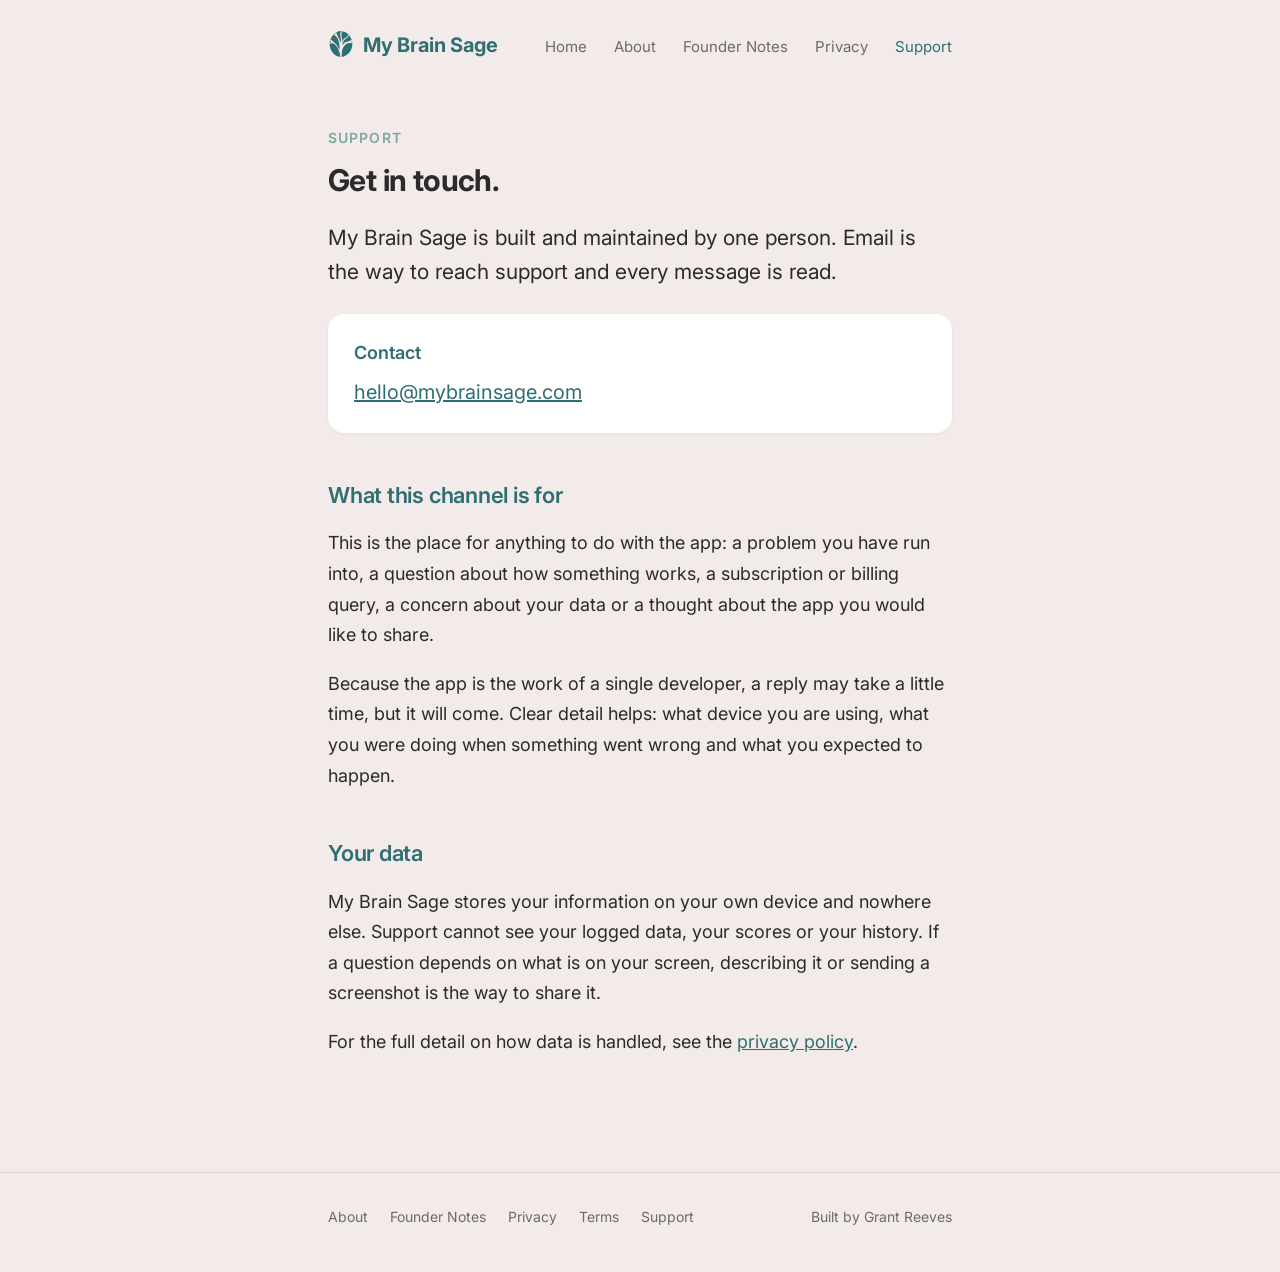
<file: support.html>
<!DOCTYPE html>
<html lang="en">
<head>
  <meta charset="UTF-8">
  <meta name="viewport" content="width=device-width, initial-scale=1">
  <title>Support: My Brain Sage</title>
  <meta name="description" content="Support for the My Brain Sage app. Get in touch with a question, a problem or a thought.">
  <link rel="preconnect" href="https://fonts.googleapis.com">
  <link href="https://fonts.googleapis.com/css2?family=Inter:wght@400;500;600;700&display=swap" rel="stylesheet">
  <link rel="icon" type="image/png" href="assets/favicon.png">
  <meta property="og:title" content="My Brain Sage">
  <meta property="og:description" content="Understand your brain. Build wisdom that lasts.">
  <meta property="og:image" content="https://mybrainsage.com/assets/og-image.png">
  <link rel="stylesheet" href="style.css">
</head>
<body>

  <header class="site-header">
    <div class="wrap">
      <a href="index.html" class="site-title"><img src="assets/logo.svg" alt="" height="26" style="vertical-align:-5px; margin-right:9px;">My Brain Sage</a>
      <nav class="site-nav">
        <a href="index.html">Home</a>
        <a href="about.html">About</a>
        <a href="essays.html">Founder Notes</a>
        <a href="privacy.html">Privacy</a>
        <a href="support.html" class="active">Support</a>
      </nav>
    </div>
  </header>

  <main>
    <div class="wrap">

      <p class="kicker">Support</p>
      <h1>Get in touch.</h1>

      <p class="lead">My Brain Sage is built and maintained by one person. Email is the way to reach support and every message is read.</p>

      <div class="card">
        <p style="margin-bottom:6px; font-weight:600; color:#2F6F73;">Contact</p>
        <p style="margin-bottom:0; font-size:20px;"><a href="mailto:hello@mybrainsage.com">hello@mybrainsage.com</a></p>
      </div>

      <h2>What this channel is for</h2>

      <p>This is the place for anything to do with the app: a problem you have run into, a question about how something works, a subscription or billing query, a concern about your data or a thought about the app you would like to share.</p>

      <p>Because the app is the work of a single developer, a reply may take a little time, but it will come. Clear detail helps: what device you are using, what you were doing when something went wrong and what you expected to happen.</p>

      <h2>Your data</h2>

      <p>My Brain Sage stores your information on your own device and nowhere else. Support cannot see your logged data, your scores or your history. If a question depends on what is on your screen, describing it or sending a screenshot is the way to share it.</p>

      <p>For the full detail on how data is handled, see the <a href="privacy.html">privacy policy</a>.</p>

    </div>
  </main>

  <footer class="site-footer">
    <div class="wrap">
      <div>
        <a href="about.html">About</a>
        <a href="essays.html">Founder Notes</a>
        <a href="privacy.html">Privacy</a>
        <a href="terms.html">Terms</a>
        <a href="support.html">Support</a>
      </div>
      <div>Built by Grant Reeves</div>
    </div>
  </footer>

</body>
</html>
</file>
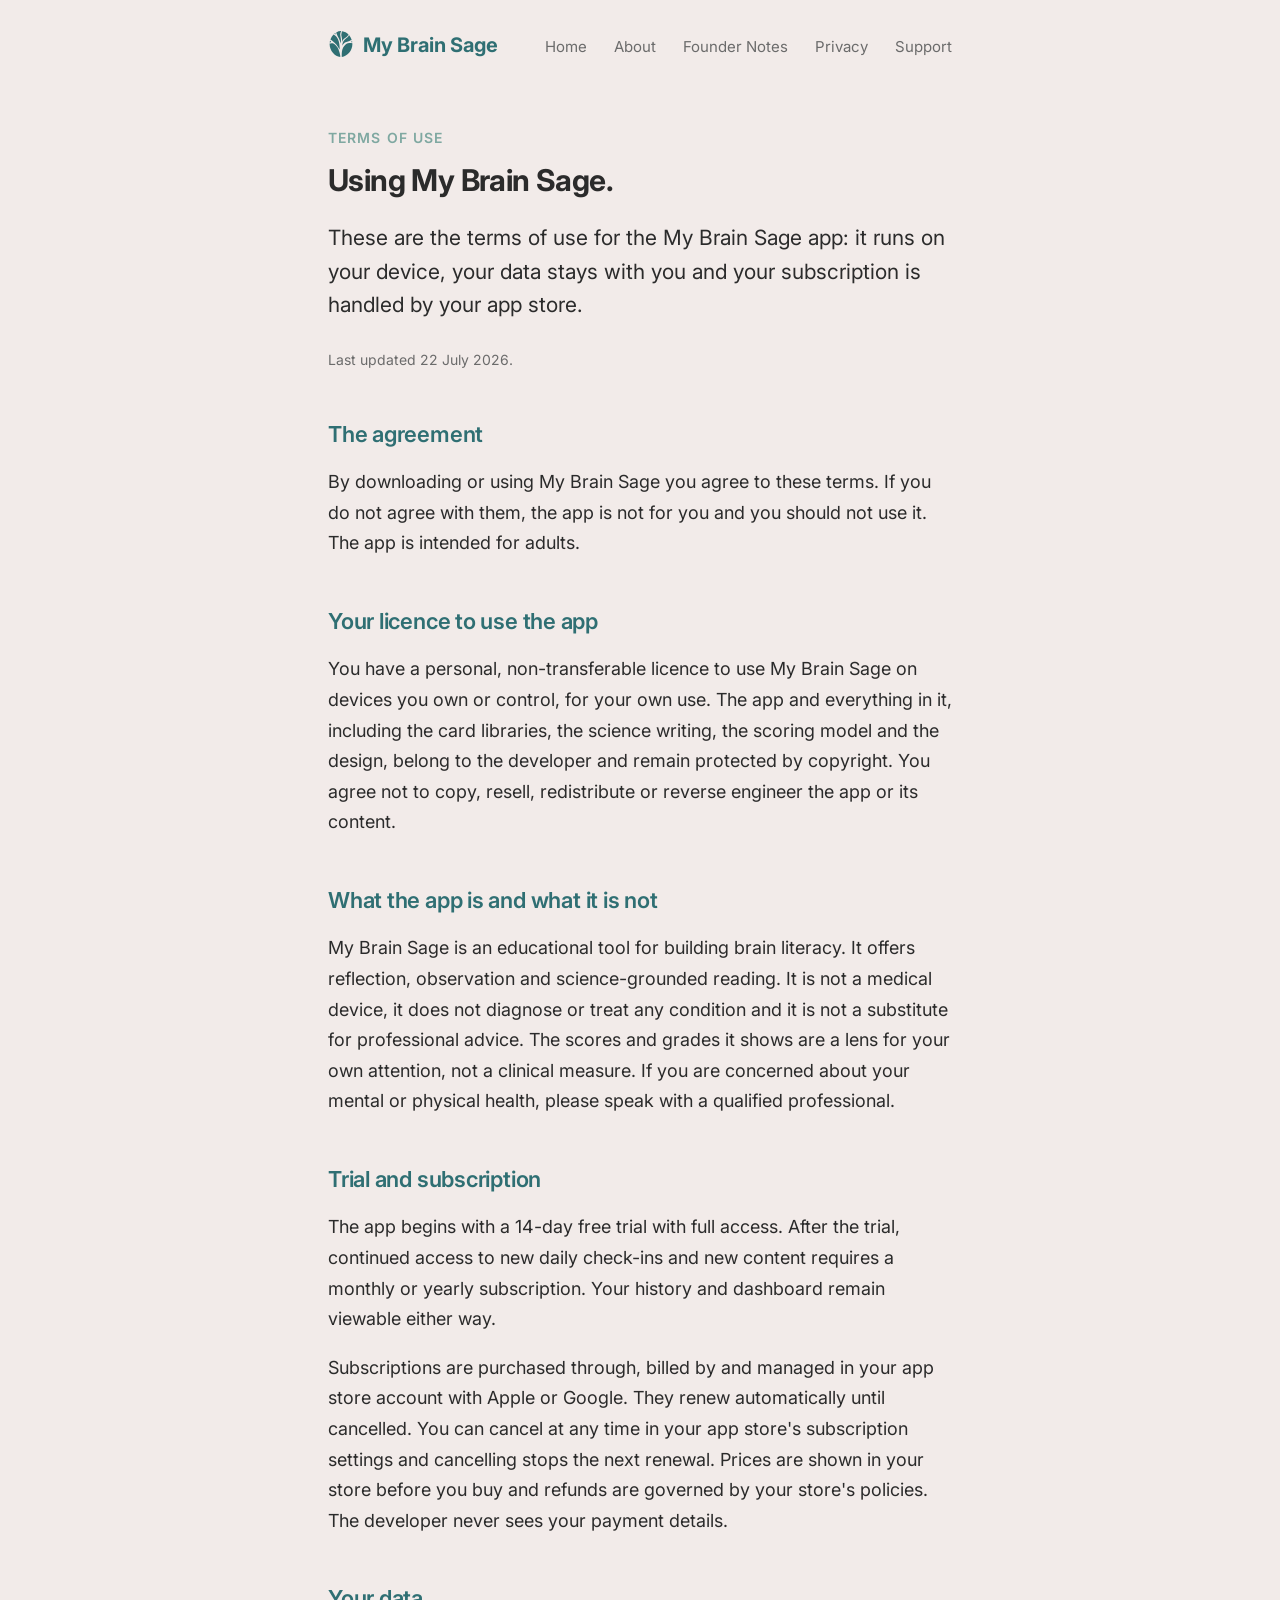
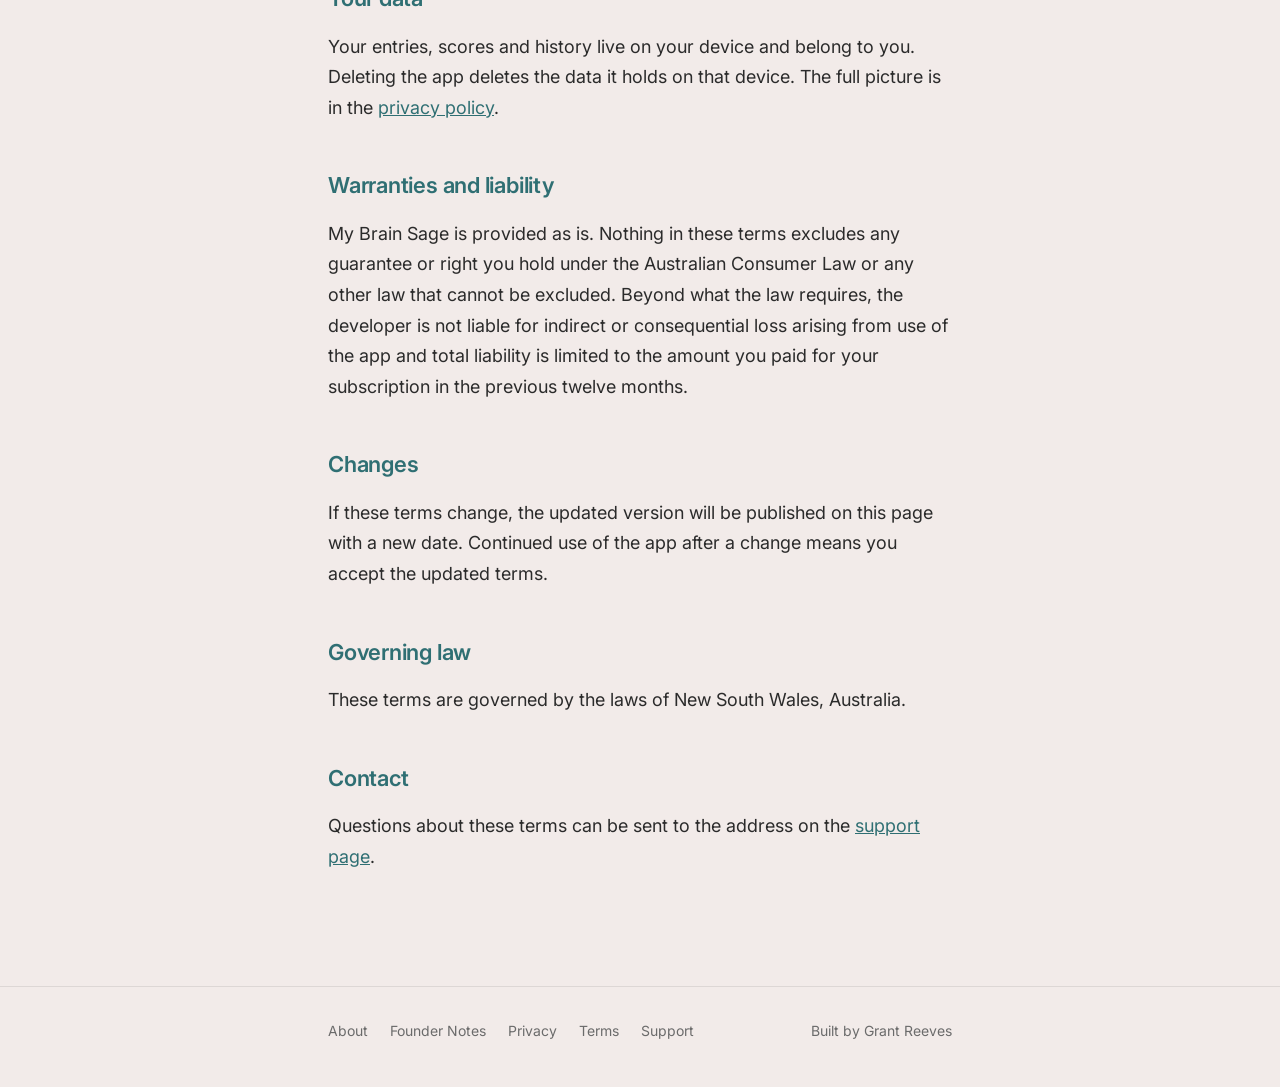
<file: terms.html>
<!DOCTYPE html>
<html lang="en">
<head>
  <meta charset="UTF-8">
  <meta name="viewport" content="width=device-width, initial-scale=1">
  <title>Terms of Use: My Brain Sage</title>
  <meta name="description" content="The My Brain Sage terms of use, in plain language.">
  <link rel="preconnect" href="https://fonts.googleapis.com">
  <link href="https://fonts.googleapis.com/css2?family=Inter:wght@400;500;600;700&display=swap" rel="stylesheet">
  <link rel="icon" type="image/png" href="assets/favicon.png">
  <meta property="og:title" content="My Brain Sage">
  <meta property="og:description" content="Understand your brain. Build wisdom that lasts.">
  <meta property="og:image" content="https://mybrainsage.com/assets/og-image.png">
  <link rel="stylesheet" href="style.css">
</head>
<body>

  <header class="site-header">
    <div class="wrap">
      <a href="index.html" class="site-title"><img src="assets/logo.svg" alt="" height="26" style="vertical-align:-5px; margin-right:9px;">My Brain Sage</a>
      <nav class="site-nav">
        <a href="index.html">Home</a>
        <a href="about.html">About</a>
        <a href="essays.html">Founder Notes</a>
        <a href="privacy.html">Privacy</a>
        <a href="support.html">Support</a>
      </nav>
    </div>
  </header>

  <main>
    <div class="wrap">

      <p class="kicker">Terms of Use</p>
      <h1>Using My Brain Sage.</h1>

      <p class="lead">These are the terms of use for the My Brain Sage app: it runs on your device, your data stays with you and your subscription is handled by your app store.</p>

      <p style="font-size:14px; color:#6B6B6B;">Last updated 22 July 2026.</p>

      <h2>The agreement</h2>

      <p>By downloading or using My Brain Sage you agree to these terms. If you do not agree with them, the app is not for you and you should not use it. The app is intended for adults.</p>

      <h2>Your licence to use the app</h2>

      <p>You have a personal, non-transferable licence to use My Brain Sage on devices you own or control, for your own use. The app and everything in it, including the card libraries, the science writing, the scoring model and the design, belong to the developer and remain protected by copyright. You agree not to copy, resell, redistribute or reverse engineer the app or its content.</p>

      <h2>What the app is and what it is not</h2>

      <p>My Brain Sage is an educational tool for building brain literacy. It offers reflection, observation and science-grounded reading. It is not a medical device, it does not diagnose or treat any condition and it is not a substitute for professional advice. The scores and grades it shows are a lens for your own attention, not a clinical measure. If you are concerned about your mental or physical health, please speak with a qualified professional.</p>

      <h2>Trial and subscription</h2>

      <p>The app begins with a 14-day free trial with full access. After the trial, continued access to new daily check-ins and new content requires a monthly or yearly subscription. Your history and dashboard remain viewable either way.</p>

      <p>Subscriptions are purchased through, billed by and managed in your app store account with Apple or Google. They renew automatically until cancelled. You can cancel at any time in your app store's subscription settings and cancelling stops the next renewal. Prices are shown in your store before you buy and refunds are governed by your store's policies. The developer never sees your payment details.</p>

      <h2>Your data</h2>

      <p>Your entries, scores and history live on your device and belong to you. Deleting the app deletes the data it holds on that device. The full picture is in the <a href="privacy.html">privacy policy</a>.</p>

      <h2>Warranties and liability</h2>

      <p>My Brain Sage is provided as is. Nothing in these terms excludes any guarantee or right you hold under the Australian Consumer Law or any other law that cannot be excluded. Beyond what the law requires, the developer is not liable for indirect or consequential loss arising from use of the app and total liability is limited to the amount you paid for your subscription in the previous twelve months.</p>

      <h2>Changes</h2>

      <p>If these terms change, the updated version will be published on this page with a new date. Continued use of the app after a change means you accept the updated terms.</p>

      <h2>Governing law</h2>

      <p>These terms are governed by the laws of New South Wales, Australia.</p>

      <h2>Contact</h2>

      <p>Questions about these terms can be sent to the address on the <a href="support.html">support page</a>.</p>

    </div>
  </main>

  <footer class="site-footer">
    <div class="wrap">
      <div>
        <a href="about.html">About</a>
        <a href="essays.html">Founder Notes</a>
        <a href="privacy.html">Privacy</a>
        <a href="terms.html">Terms</a>
        <a href="support.html">Support</a>
      </div>
      <div>Built by Grant Reeves</div>
    </div>
  </footer>

</body>
</html>
</file>
<file: style.css>
/* My Brain Sage website: shared stylesheet.
   Quiet, prose-led, artisan restraint. Inherits the app design system. */

:root {
  --teal: #2F6F73;
  --teal-dark: #255B5E;
  --coral: #C9A6A0;
  --sage: #7FA8A1;
  --warm-bg: #F2EBE9;
  --dark: #2B2B2B;
  --muted: #6B6B6B;
  --gold: #DAA520;
  --card: #FFFFFF;
  --max-width: 680px;
}

* { box-sizing: border-box; margin: 0; padding: 0; }

html { -webkit-text-size-adjust: 100%; }

body {
  font-family: 'Inter', -apple-system, BlinkMacSystemFont, 'Segoe UI', Roboto, sans-serif;
  background: var(--warm-bg);
  color: var(--dark);
  line-height: 1.7;
  font-size: 18px;
  -webkit-font-smoothing: antialiased;
}

/* ---- Layout ---- */
.wrap {
  max-width: var(--max-width);
  margin: 0 auto;
  padding: 0 28px;
}

main { padding: 56px 0 72px; }

/* ---- Header / nav ---- */
.site-header {
  padding: 28px 0 8px;
}
.site-header .wrap {
  display: flex;
  align-items: baseline;
  justify-content: space-between;
  flex-wrap: wrap;
  gap: 12px;
}
.site-title {
  font-size: 20px;
  font-weight: 700;
  color: var(--teal);
  text-decoration: none;
  letter-spacing: -0.01em;
}
.site-nav a {
  font-size: 15px;
  color: var(--muted);
  text-decoration: none;
  margin-left: 22px;
}
.site-nav a:hover,
.site-nav a.active { color: var(--teal); }

/* ---- Typography ---- */
h1 {
  font-size: 30px;
  font-weight: 700;
  line-height: 1.25;
  letter-spacing: -0.02em;
  color: var(--dark);
  margin-bottom: 22px;
}
.hero-subtitle {
  font-size: 21px;
  font-weight: 400;
  line-height: 1.4;
  color: var(--dark);
  margin-top: -8px;
  margin-bottom: 22px;
}
h2 {
  font-size: 22px;
  font-weight: 600;
  color: var(--teal);
  margin: 44px 0 14px;
  letter-spacing: -0.01em;
}
p { margin-bottom: 18px; }
p.lead {
  font-size: 21px;
  line-height: 1.6;
  color: var(--dark);
  margin-bottom: 26px;
}
a { color: var(--teal); }

.kicker {
  font-size: 14px;
  font-weight: 600;
  letter-spacing: 0.08em;
  text-transform: uppercase;
  color: var(--sage);
  margin-bottom: 12px;
}

.app-line {
  font-size: 16px;
  color: var(--muted);
  margin-bottom: 16px;
}

/* ---- Pull / emphasis block ---- */
.emphasis {
  border-left: 3px solid var(--teal);
  padding: 4px 0 4px 22px;
  margin: 30px 0;
  font-size: 20px;
  line-height: 1.6;
  color: var(--teal-dark);
}

/* ---- Download buttons ---- */
.downloads {
  display: flex;
  gap: 14px;
  flex-wrap: wrap;
  margin: 30px 0 8px;
}
.btn {
  display: inline-block;
  padding: 12px 22px;
  border-radius: 12px;
  font-size: 15px;
  font-weight: 600;
  text-decoration: none;
  border: 1.5px solid var(--teal);
  color: var(--teal);
  background: transparent;
  transition: background 0.15s ease, color 0.15s ease;
}
.btn:hover { background: var(--teal); color: #fff; }
.btn-note {
  font-size: 14px;
  color: var(--muted);
  margin-top: 6px;
}
.downloads-top {
  margin-bottom: 36px;
}

/* ---- Cards ---- */
.card {
  background: var(--card);
  border-radius: 16px;
  padding: 24px 26px;
  margin: 20px 0;
  box-shadow: 0 1px 3px rgba(43,43,43,0.06);
}

/* ---- App screenshots (full-width teal band) ---- */
.shots-band {
  margin: 44px calc(-50vw + 50%);
  background: #2F6F73;
  padding: 20px 0 28px;
}
.shots-inner {
  max-width: 1320px;
  margin: 0 auto;
  padding: 0 24px;
  display: flex;
  gap: 28px;
  justify-content: center;
  align-items: flex-start;
  flex-wrap: wrap;
}
.shots-inner img {
  flex: 1 1 320px;
  max-width: 400px;
  width: 100%;
  display: block;
}

/* ---- Footer ---- */
.site-footer {
  border-top: 1px solid rgba(43,43,43,0.10);
  padding: 32px 0 44px;
  margin-top: 24px;
}
.site-footer .wrap {
  font-size: 14px;
  color: var(--muted);
  display: flex;
  justify-content: space-between;
  flex-wrap: wrap;
  gap: 10px;
}
.site-footer a { color: var(--muted); text-decoration: none; margin-right: 18px; }
.site-footer a:hover { color: var(--teal); }

/* ---- Responsive ---- */
@media (max-width: 560px) {
  body { font-size: 17px; }
  h1 { font-size: 28px; }
  main { padding: 40px 0 56px; }
  .site-nav a { margin-left: 16px; }
  .shots-inner { gap: 20px; }
  .shots-inner img { flex: 1 1 46%; max-width: 48%; }
}
</file>
